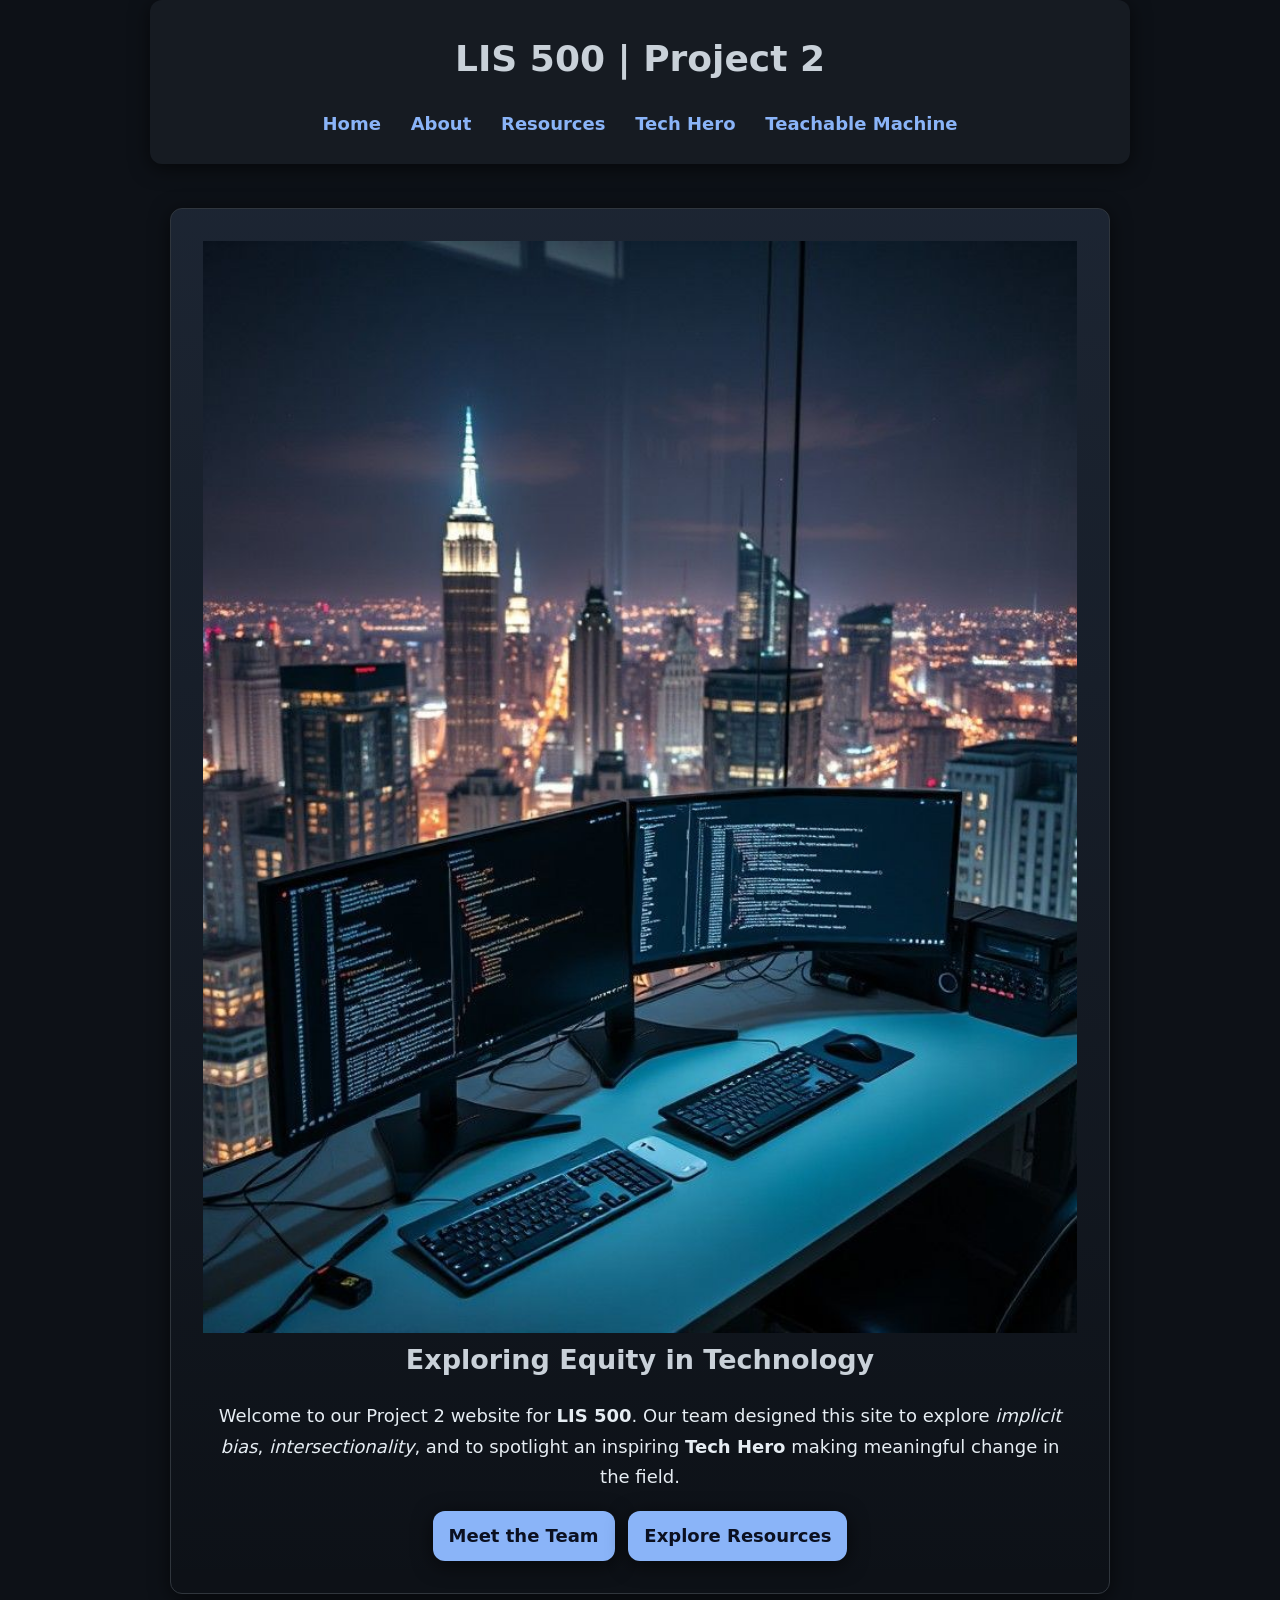
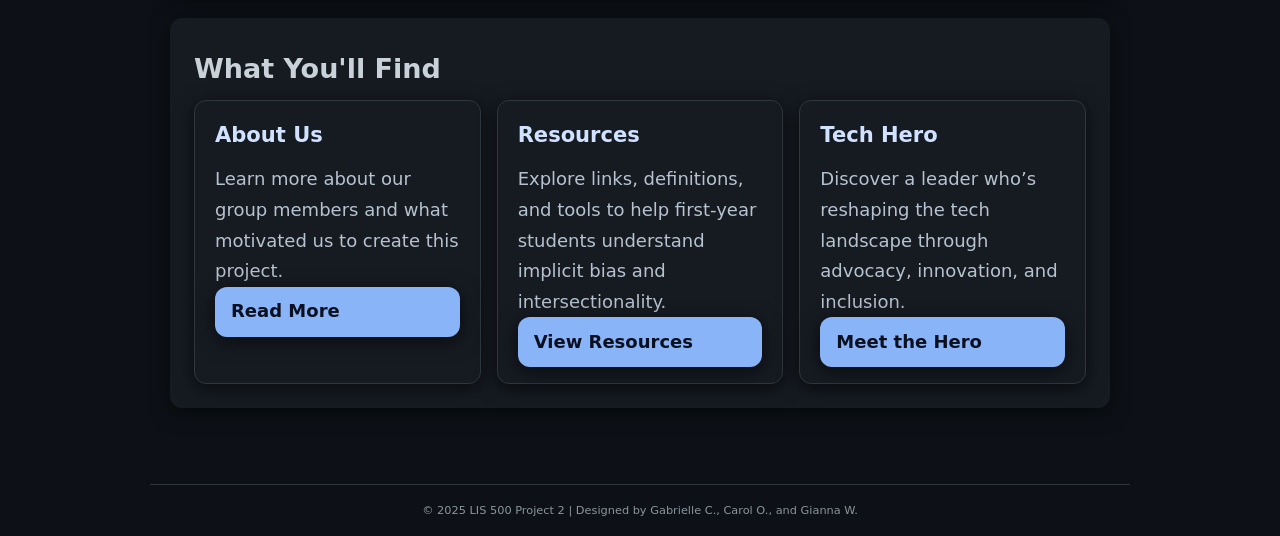
<file: index.html>
<!-- this page serves as the splash / welcome landing -->
<!-- navigation links connect to all other required pages -->


<html lang="en">
<head>
  <meta charset="utf-8" />
  <meta name="viewport" content="width=device-width, initial-scale=1" />
  <title>Welcome | Project 2</title>
  <link rel="stylesheet" href="stylepage.css" />
</head>

<body>
    <!-- site header with nav -->
    <header>
    <h1>LIS 500 | Project 2</h1>
    <nav>
      <a href="index.html">Home</a>
      <a href="about.html">About</a>
      <a href="resources.html">Resources</a>
      <a href="tech-hero.html">Tech Hero</a>
      <a href="teachable-machine.html">Teachable Machine</a>
    </nav>
  </header>
  
    <!-- hero section -->
    <main id="main">
    <section class="hero">
      <img src="resource/image/Homepagephoto.jpg" alt="Photo representing technology and connection" width="100%">
      <h2>Exploring Equity in Technology</h2>
      <p>
        Welcome to our Project 2 website for <strong>LIS 500</strong>.  
        Our team designed this site to explore <em>implicit bias</em>, 
        <em>intersectionality</em>, and to spotlight an inspiring <strong>Tech Hero</strong> 
        making meaningful change in the field.
      </p>
      <div style="margin-top:1rem;">
        <a href="about.html" class="btn">Meet the Team</a>
        <a href="resources.html" class="btn">Explore Resources</a>
      </div>
    </section>

    <!-- info grid -->
    <section>
      <h2>What You'll Find</h2>
      <div class="grid">
        <div class="card">
          <h3>About Us</h3>
          <p>
            Learn more about our group members and what motivated us to create this project.
          </p>
          <a href="about.html" class="btn">Read More</a>
        </div>

        <div class="card">
          <h3>Resources</h3>
          <p>
            Explore links, definitions, and tools to help first-year students understand 
            implicit bias and intersectionality.
          </p>
          <a href="resources.html" class="btn">View Resources</a>
        </div>

        <div class="card">
          <h3>Tech Hero</h3>
          <p>
            Discover a leader who’s reshaping the tech landscape through advocacy, innovation, 
            and inclusion.
          </p>
          <a href="tech-hero.html" class="btn">Meet the Hero</a>
        </div>
      </div>
    </section>
  </main>
  
  <!-- site footer -->
  <footer>
    <small>&copy; 2025 LIS 500 Project 2 | Designed by Gabrielle C., Carol O., and Gianna W.</small>
  </footer>
</body>
</html>
</file>
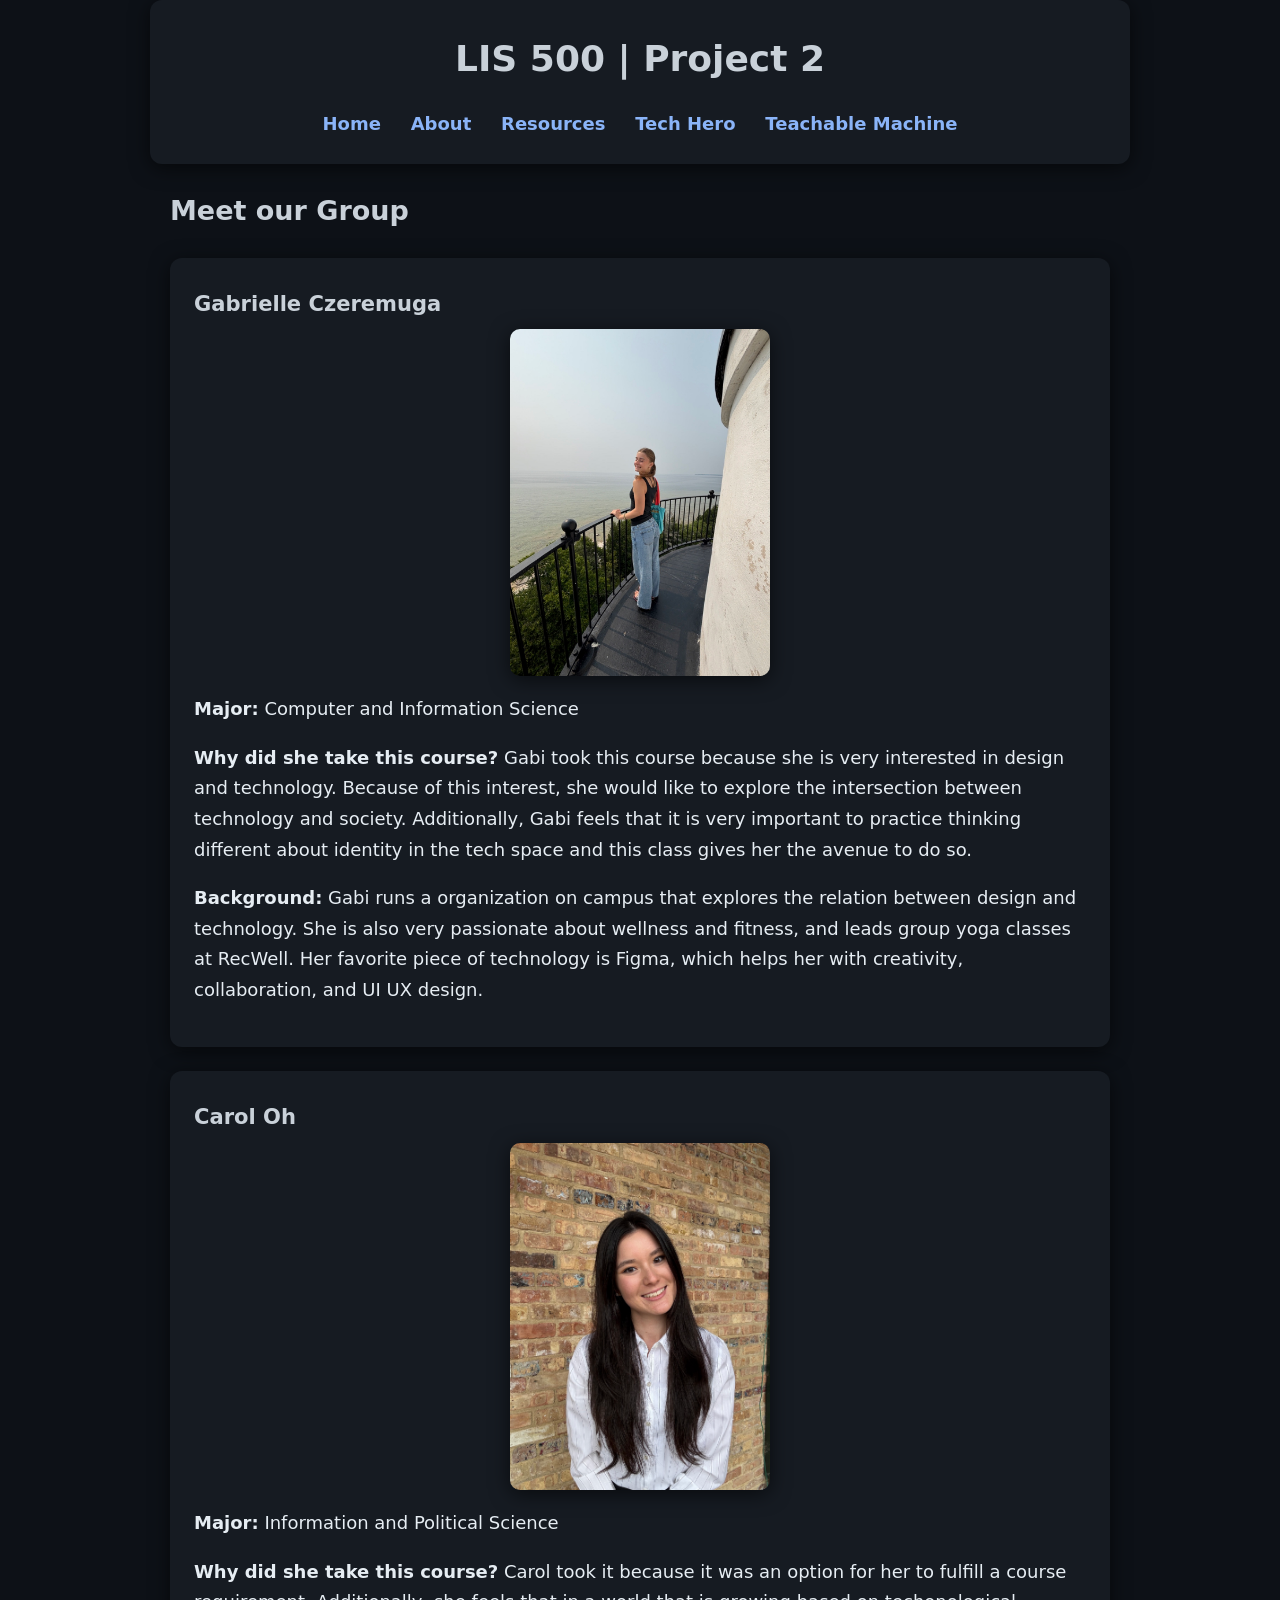
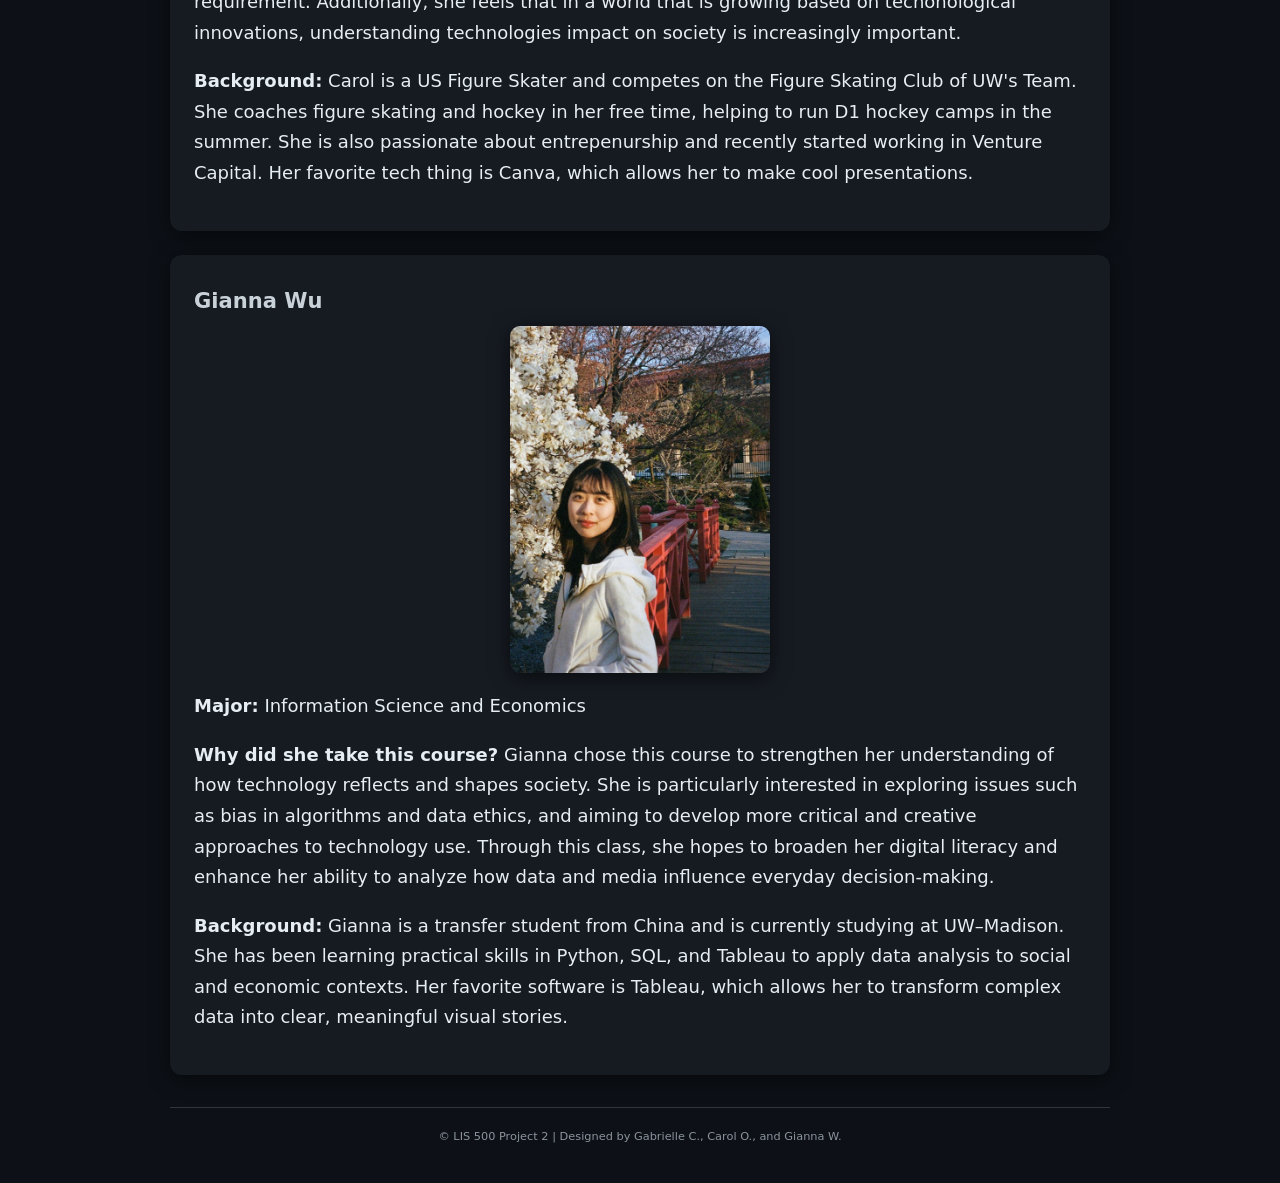
<file: about.html>
<!doctype html>
<html lang="en">
<!-- Add a place to navigate back to the home page --> 
<head>
    <meta charset="utf-8" />
    <meta name="viewport" content="width=device-width, initial-scale=1" />
    <title> About </title>
    <link rel="stylesheet" href="stylepage.css" />
</head>

<body>
    <!-- site header with nav -->
    <header>
    <h1>LIS 500 | Project 2</h1>
    <nav>
      <a href="index.html">Home</a>
      <a href="about.html" aria-current="page">About</a>
      <a href="resources.html">Resources</a>
      <a href="tech-hero.html">Tech Hero</a>
      <a href="teachable-machine.html">Teachable Machine</a>
    </nav>
    </header>
    <main id="main">
  <h2> Meet our Group </h2>
<!-- Is this alright for the header of the page? --> 
    <section> 
    <h3> Gabrielle Czeremuga</h3>
      <img src="resource/image/Gabrielle.jpg" alt="Photo of Gabrielle Czeremuga" class="profile">
    <p> <b>Major:</b> Computer and Information Science</p>
    <p><b>Why did she take this course?</b> Gabi took this course because she is very interested in design and technology. Because of this interest, she would like to explore the intersection
    between technology and society. Additionally, Gabi feels that it is very important to practice thinking different about identity in the tech space and this class gives
    her the avenue to do so.</p>
    <p><b>Background:</b> Gabi runs a organization on campus that explores the relation between design and technology. She is also very passionate about wellness and fitness, and leads 
    group yoga classes at RecWell. Her favorite piece of technology is Figma, which helps her with creativity, collaboration, and UI UX design. </p>
        <!-- Add the year they are in school --> 
            <!-- Insert why they are taking this class --> 
    </section>
    
    <section> 
    <h3>Carol Oh</h3>
      <img src="resource/image/CarolOhprofile.jpg" alt="Photo of Carol Oh" class="profile">
    <p><b> Major:</b> Information and Political Science</p>
    <p> <b>Why did she take this course?</b> Carol took it because it was an option for her to fulfill a course requirement.
        Additionally, she feels that in a world that is growing based on techonological
        innovations, understanding technologies impact on society is increasingly important. </p>
    <p><b>Background:</b> Carol is a US Figure Skater and competes on the Figure Skating Club of UW's Team. She coaches figure skating and hockey in her free time, helping
    to run D1 hockey camps in the summer. She is also passionate about entrepenurship and recently started working in Venture Capital. Her favorite tech thing is Canva, which allows her to make 
    cool presentations.</p>
        <!-- Add the year they are in school --> 
            <!-- Insert why they are taking this class --> 
    </section>

    <section> 
    <h3>Gianna Wu</h3>
        <img src="resource/image/GiannaWuprofile.jpg" alt="Photo of Gianna Wu" class="profile">
    <p><b> Major:</b> Information Science and Economics</p>
    <p><b>Why did she take this course?</b> Gianna chose this course to strengthen her understanding of how technology reflects and shapes society. 
        She is particularly interested in exploring issues such as bias in algorithms and data ethics, and aiming to develop more critical and creative approaches to technology use. 
        Through this class, she hopes to broaden her digital literacy and enhance her ability to analyze how data and media influence everyday decision-making.</p>
    <p><b>Background:</b> Gianna is a transfer student from China and is currently studying at UW–Madison. 
        She has been learning practical skills in Python, SQL, and Tableau to apply data analysis to social and economic contexts. 
        Her favorite software is Tableau, which allows her to transform complex data into clear, meaningful visual stories. </p>
        <!-- Add the year they are in school --> 
            <!-- Insert why they are taking this class --> 
    </section>
<!-- Should I try and add photos for each member? --> 

  
 <footer>
      <small>&copy; LIS 500 Project 2 | Designed by Gabrielle C., Carol O., and Gianna W.</small>
</footer>
</body>
</html>
</file>
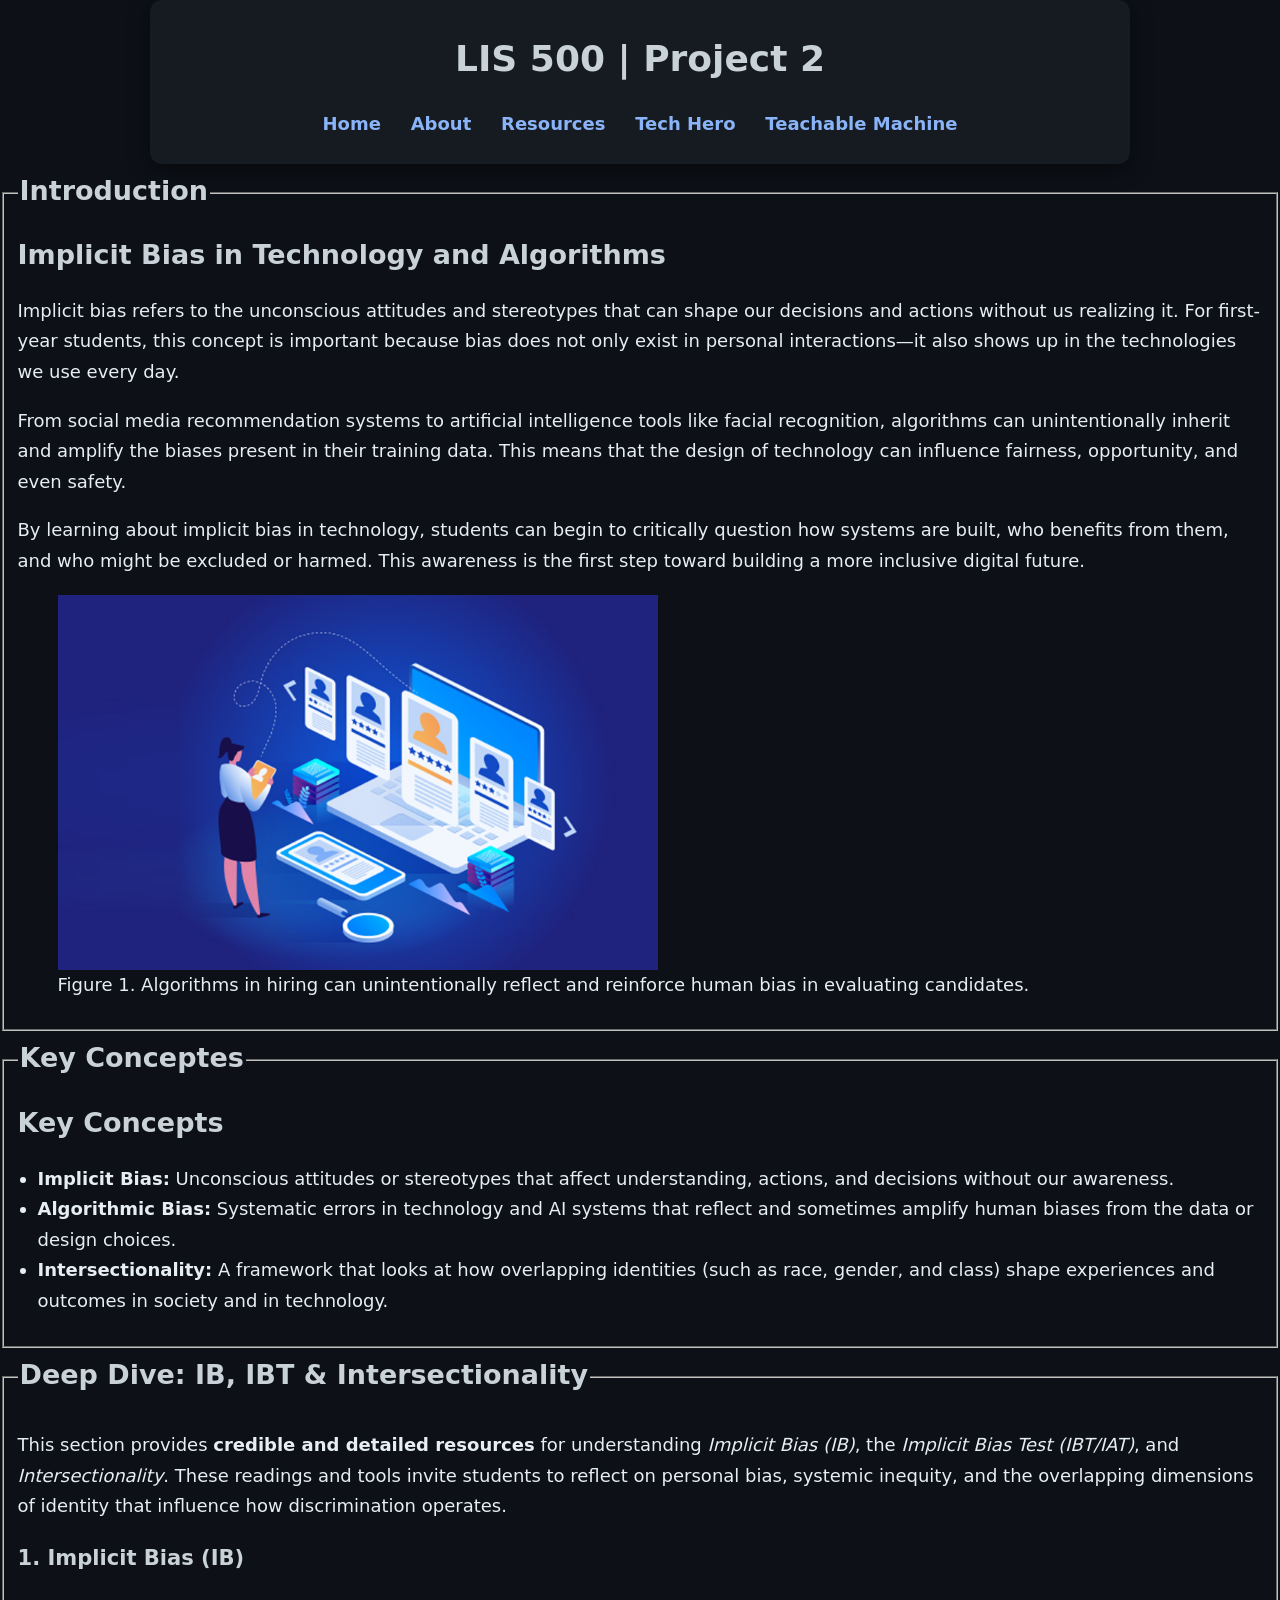
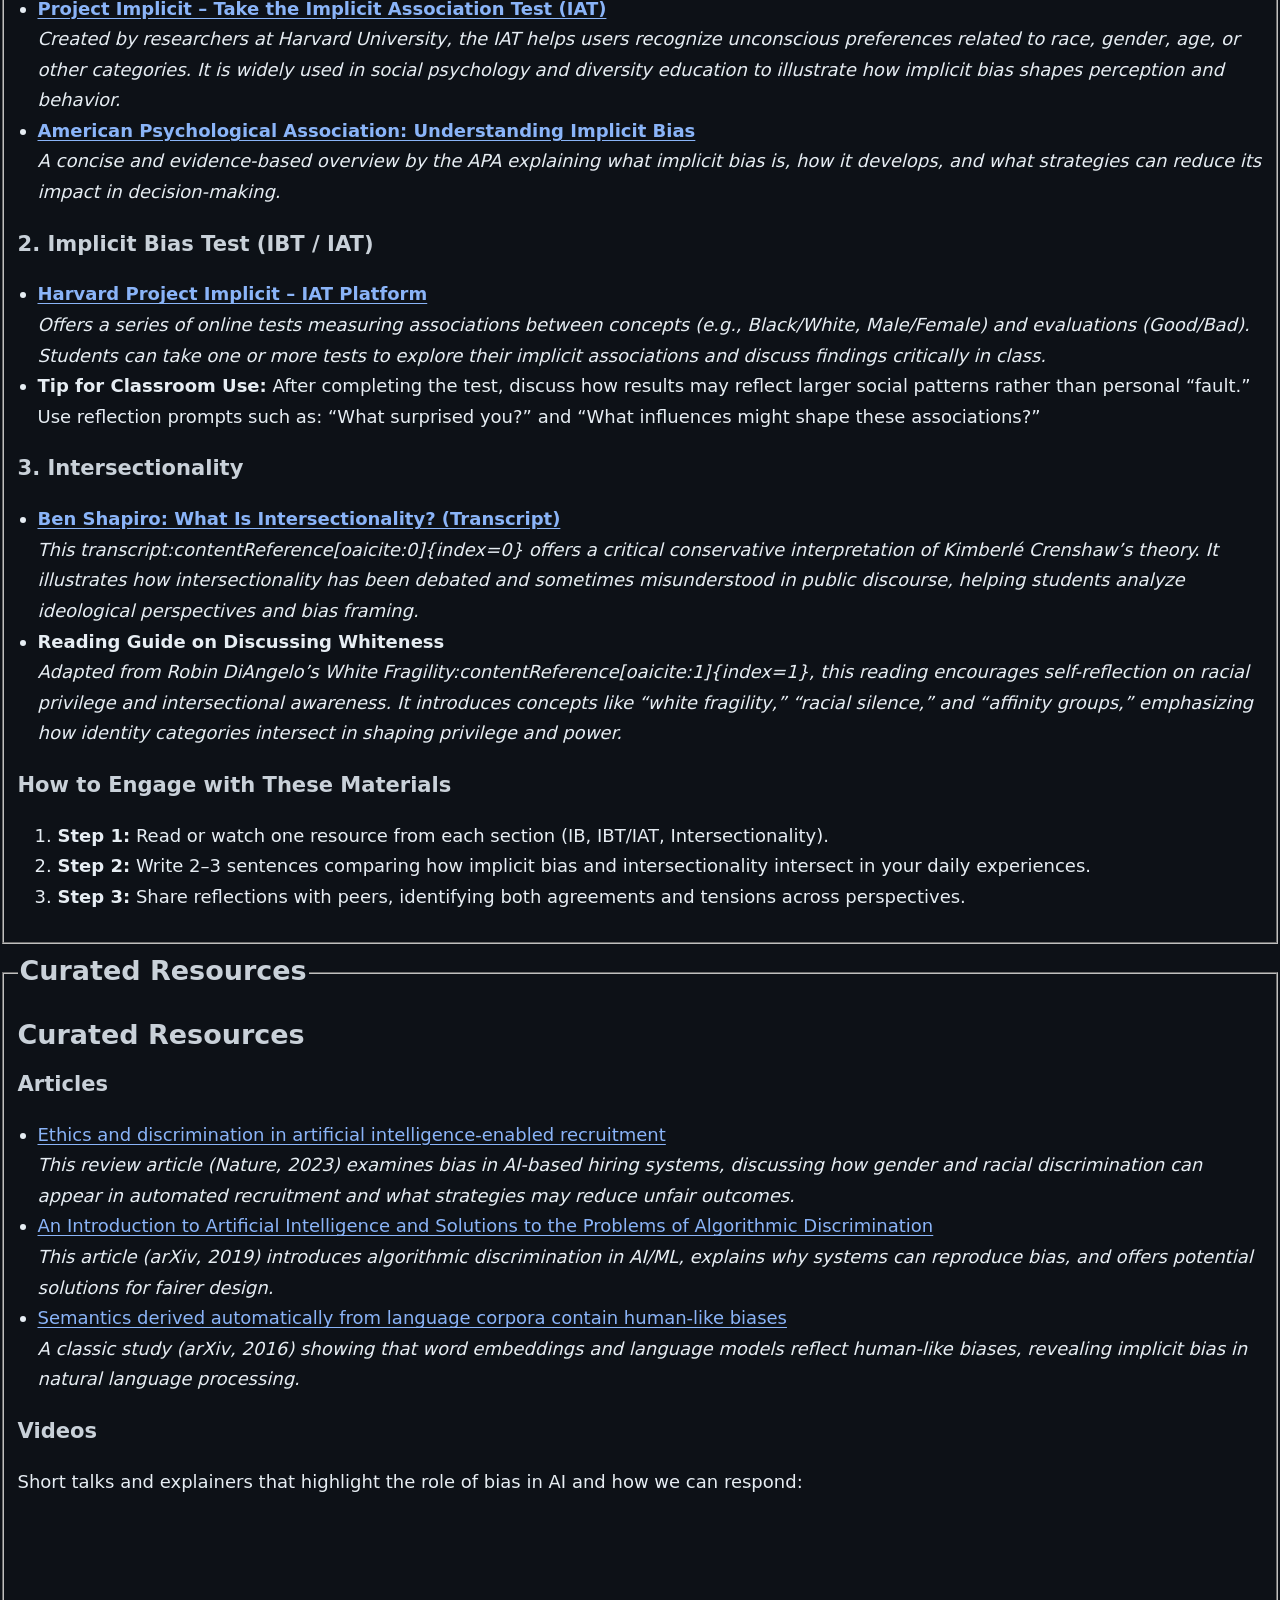
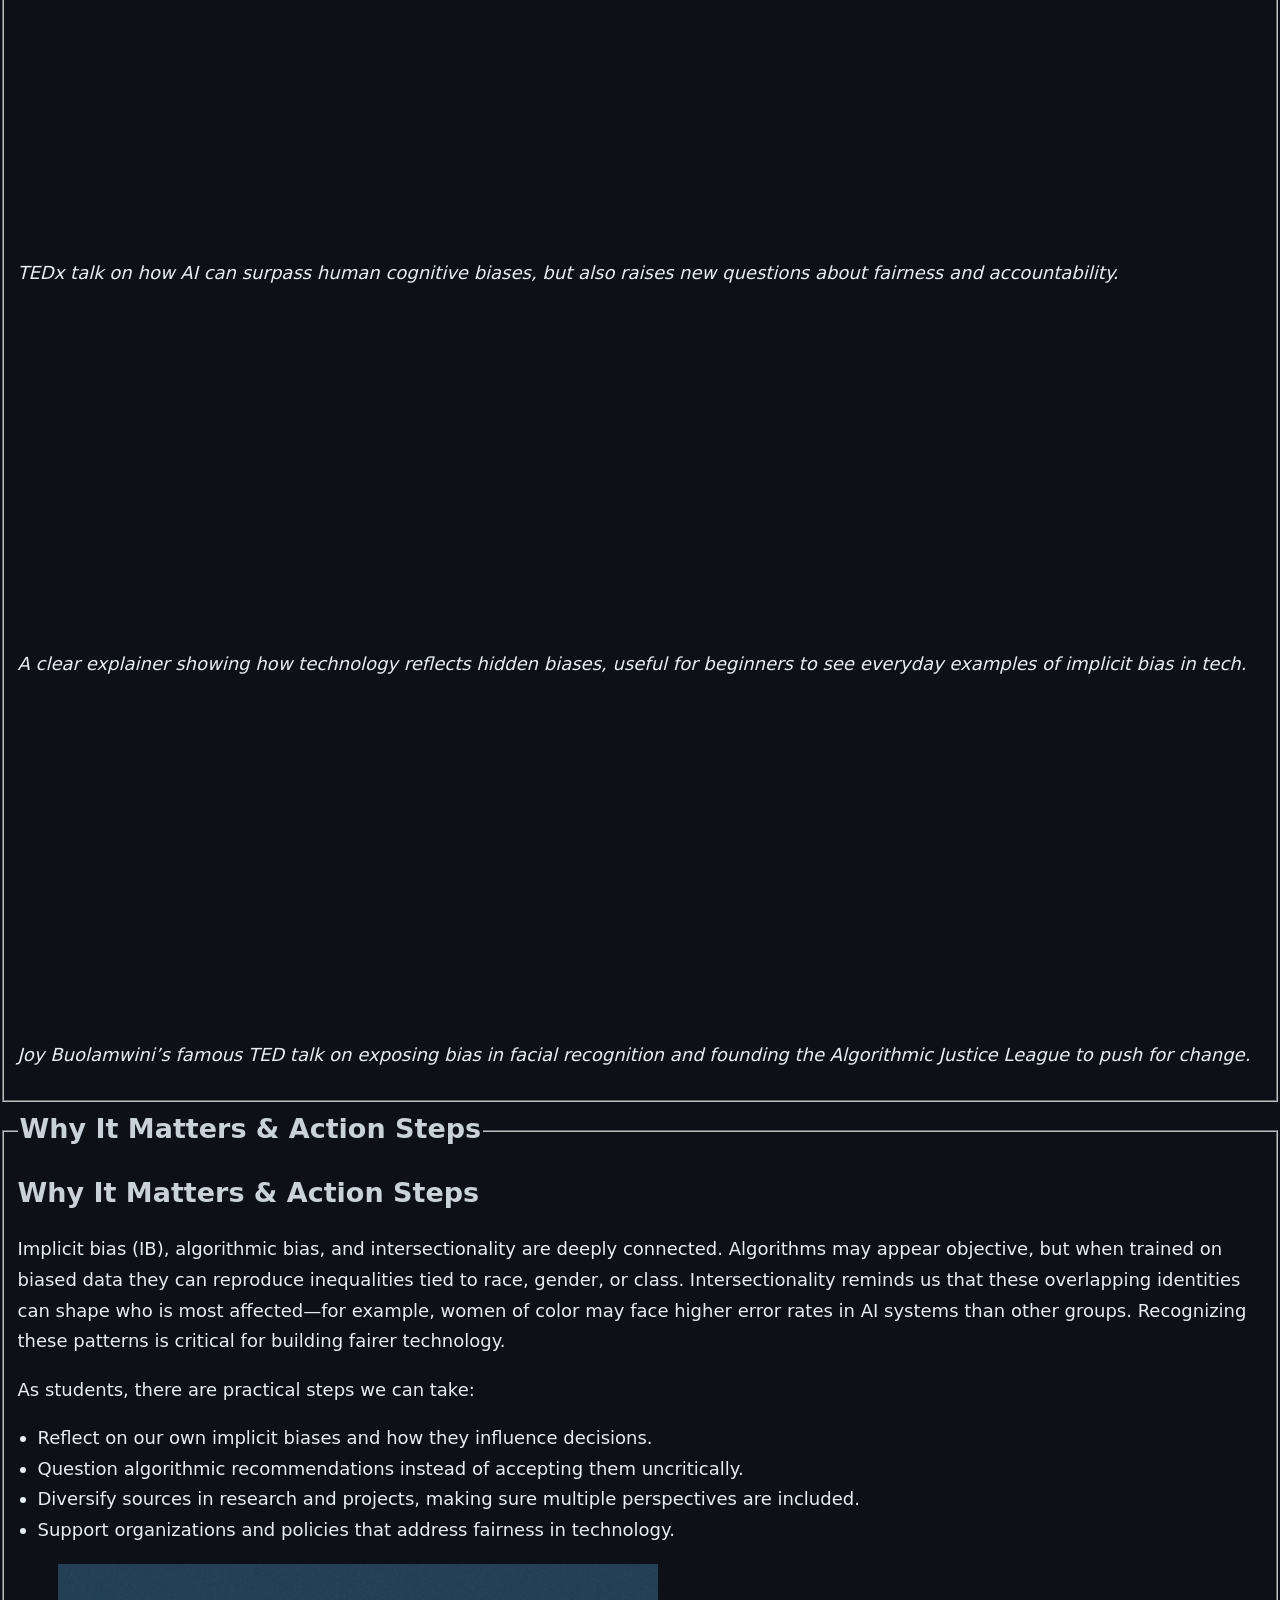
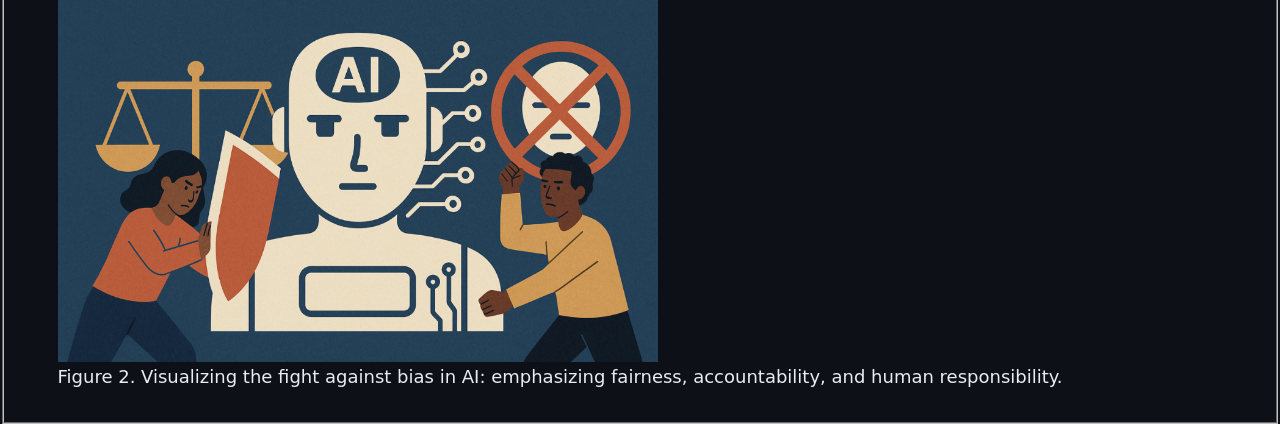
<file: resources.html>
<!-- This page is the resource page for implicit bias about technology and algorithms -->

<!DOCTYPE html>
<html lang="en">
  
<!-- Navigation Bar -->
<header>
    <h1>LIS 500 | Project 2</h1>
    <nav>
        <a href="index.html">Home</a>
        <a href="about.html">About</a>
        <a href="resources.html" aria-current="page">Resources</a>
        <a href="tech-hero.html">Tech Hero</a>
        <a href="teachable-machine.html">Teachable Machine</a>
    </nav>
</header>

<!-- Set character encoding and page title -->
<head>
  <meta charset="utf-8">
  <title>Implicit Bias in Technology & Algorithms - Resource Guide</title>
  <meta name="viewport" content="width=device-width, initial-scale=1">
  <meta name="description" content="A resource guide for first-year students on implicit bias in technology and algorithms.">
  <link rel="stylesheet" href="stylepage.css">
</head>

<body>
  <!-- Introductiong section  -->
  <fieldset>
    <legend><h2>Introduction</h2></legend>
    <section id="intro">
      <h1>Implicit Bias in Technology and Algorithms</h1>
      <p>
        Implicit bias refers to the unconscious attitudes and stereotypes that can shape our decisions and actions 
        without us realizing it. For first-year students, this concept is important because bias does not only exist 
        in personal interactions—it also shows up in the technologies we use every day.
      </p>
      <p>
        From social media recommendation systems to artificial intelligence tools like facial recognition, algorithms 
        can unintentionally inherit and amplify the biases present in their training data. This means that the design 
        of technology can influence fairness, opportunity, and even safety.
      </p>
      <p>
        By learning about implicit bias in technology, students can begin to critically question how systems are 
        built, who benefits from them, and who might be excluded or harmed. This awareness is the first step toward 
        building a more inclusive digital future.
      </p>
      <figure>
        <img src="https://earthtogabi.github.io/LIS500-project2-website/resource/image/intro-implicit-bias.jpg"
          alt="Illustration of a person reviewing digital candidate profiles on a computer and smartphone, representing AI-driven hiring systems"
          width="600">
        <figcaption>Figure 1. Algorithms in hiring can unintentionally reflect and reinforce human bias in evaluating candidates.</figcaption>
      </figure>
    </section>
  </fieldset>
  
<!-- Key Concepts section  -->
<fieldset>
  <legend><h2>Key Conceptes</h2></legend>
  <section id="key-concepts">
    <h2>Key Concepts</h2>
    <ul>
      <li>
        <strong>Implicit Bias:</strong> Unconscious attitudes or stereotypes that affect understanding, actions, and decisions without our awareness.
      </li>
      <li>
        <strong>Algorithmic Bias:</strong> Systematic errors in technology and AI systems that reflect and sometimes amplify human biases from the data or design choices.
      </li>
      <li>
        <strong>Intersectionality:</strong> A framework that looks at how overlapping identities 
        (such as race, gender, and class) shape experiences and outcomes in society and in technology.
      </li>
    </ul>
  </section>
</fieldset>

<!-- Deep Dive: IB / IBT / Intersectionality -->
<fieldset>
  <legend><h2>Deep Dive: IB, IBT & Intersectionality</h2></legend>

  <section id="deep-dive">
    <p>
      This section provides <strong>credible and detailed resources</strong> for understanding 
      <em>Implicit Bias (IB)</em>, the <em>Implicit Bias Test (IBT/IAT)</em>, and 
      <em>Intersectionality</em>. These readings and tools invite students to reflect on 
      personal bias, systemic inequity, and the overlapping dimensions of identity that 
      influence how discrimination operates.
    </p>

    <!-- Implicit Bias -->
    <h3>1. Implicit Bias (IB)</h3>
    <ul>
      <li>
        <a href="https://implicit.harvard.edu/implicit/takeatest.html" target="_blank" rel="noopener">
          <b>Project Implicit – Take the Implicit Association Test (IAT)</b>
        </a><br>
        <em>
          Created by researchers at Harvard University, the IAT helps users recognize unconscious preferences 
          related to race, gender, age, or other categories. It is widely used in social psychology and diversity 
          education to illustrate how implicit bias shapes perception and behavior.
        </em>
      </li>
      <li>
        <a href="https://www.apa.org/topics/implicit-bias" target="_blank" rel="noopener">
          <b>American Psychological Association: Understanding Implicit Bias</b>
        </a><br>
        <em>
          A concise and evidence-based overview by the APA explaining what implicit bias is, 
          how it develops, and what strategies can reduce its impact in decision-making.
        </em>
      </li>
    </ul>

    <!-- IBT / IAT -->
    <h3>2. Implicit Bias Test (IBT / IAT)</h3>
    <ul>
      <li>
        <a href="https://implicit.harvard.edu/implicit/takeatest.html" target="_blank" rel="noopener">
          <b>Harvard Project Implicit – IAT Platform</b>
        </a><br>
        <em>
          Offers a series of online tests measuring associations between concepts (e.g., Black/White, Male/Female) 
          and evaluations (Good/Bad). Students can take one or more tests to explore their implicit associations 
          and discuss findings critically in class.
        </em>
      </li>
      <li>
        <b>Tip for Classroom Use:</b> After completing the test, discuss how results may reflect larger social patterns 
        rather than personal “fault.” Use reflection prompts such as: “What surprised you?” and “What influences might 
        shape these associations?”
      </li>
    </ul>

    <!-- Intersectionality -->
    <h3>3. Intersectionality</h3>
    <ul>
      <li>
        <a href="https://www.prageru.com/videos/what-intersectionality" target="_blank" rel="noopener">
          <b>Ben Shapiro: What Is Intersectionality? (Transcript)</b>
        </a><br>
        <em>
          This transcript:contentReference[oaicite:0]{index=0} offers a critical conservative interpretation 
          of Kimberlé Crenshaw’s theory. It illustrates how intersectionality has been debated and sometimes misunderstood 
          in public discourse, helping students analyze ideological perspectives and bias framing.
        </em>
      </li>
      <li>
        <b>Reading Guide on Discussing Whiteness</b><br>
        <em>
          Adapted from Robin DiAngelo’s <i>White Fragility</i>:contentReference[oaicite:1]{index=1}, this reading encourages 
          self-reflection on racial privilege and intersectional awareness. It introduces concepts like “white fragility,” 
          “racial silence,” and “affinity groups,” emphasizing how identity categories intersect in shaping privilege and power.
        </em>
      </li>
    </ul>

    <!-- Reflection Prompt -->
    <h3>How to Engage with These Materials</h3>
    <ol>
      <li><b>Step 1:</b> Read or watch one resource from each section (IB, IBT/IAT, Intersectionality).</li>
      <li><b>Step 2:</b> Write 2–3 sentences comparing how implicit bias and intersectionality intersect in your daily experiences.</li>
      <li><b>Step 3:</b> Share reflections with peers, identifying both agreements and tensions across perspectives.</li>
    </ol>
  </section>
</fieldset>


  
<!-- Resources list: 3 articles + 3 videos -->
<fieldset>
  <legend><h2>Curated Resources</h2></legend>
  <section id="resources">
    <h2>Curated Resources</h2>

    <h3>Articles</h3>
    <ul>
      <li>
        <a href="https://www.nature.com/articles/s41599-023-02079-x" target="_blank" rel="noopener">
          Ethics and discrimination in artificial intelligence-enabled recruitment
        </a>
        <br><em>This review article (Nature, 2023) examines bias in AI-based hiring systems, discussing how gender and racial discrimination can appear in automated recruitment and what strategies may reduce unfair outcomes.</em>
      </li>
      <li>
        <a href="https://arxiv.org/abs/1911.05755" target="_blank" rel="noopener">
          An Introduction to Artificial Intelligence and Solutions to the Problems of Algorithmic Discrimination
        </a>
        <br><em>This article (arXiv, 2019) introduces algorithmic discrimination in AI/ML, explains why systems can reproduce bias, and offers potential solutions for fairer design.</em>
      </li>
      <li>
        <a href="https://arxiv.org/abs/1608.07187" target="_blank" rel="noopener">
          Semantics derived automatically from language corpora contain human-like biases
        </a>
        <br><em>A classic study (arXiv, 2016) showing that word embeddings and language models reflect human-like biases, revealing implicit bias in natural language processing.</em>
      </li>
    </ul>
  
    <h3>Videos</h3>
    <p>Short talks and explainers that highlight the role of bias in AI and how we can respond:</p>

    <!-- Video 1 -->
    <div class="video">
      <iframe width="560" height="315"
        src="https://www.youtube.com/embed/iisia4kJUS0"
        title="Slow Thinking Fast: How AI Trumped Human Bias | Tina Shah Paikeday | TEDxClaremontGraduateUniversity"
        frameborder="0" allowfullscreen></iframe>
      <p class="caption"><em>TEDx talk on how AI can surpass human cognitive biases, but also raises new questions about fairness and accountability.</em></p>
    </div>

    <!-- Video 2 -->
    <div class="video">
      <iframe width="560" height="315"
        src="https://www.youtube.com/embed/B2Yal8TKlBE"
        title="Implicit Bias In Technology: QED with Dr. B"
        frameborder="0" allowfullscreen></iframe>
      <p class="caption"><em>A clear explainer showing how technology reflects hidden biases, useful for beginners to see everyday examples of implicit bias in tech.</em></p>
    </div>

    <!-- Video 3 -->
    <div class="video">
      <iframe width="560" height="315"
        src="https://www.youtube.com/embed/UG_X_7g63rY"
        title="How I'm fighting bias in algorithms | Joy Buolamwini"
        frameborder="0" allowfullscreen></iframe>
      <p class="caption"><em>Joy Buolamwini’s famous TED talk on exposing bias in facial recognition and founding the Algorithmic Justice League to push for change.</em></p>
    </div>
  </section>
</fieldset>

<!-- Final Reflection Section -->
<fieldset>
  <legend><h2>Why It Matters & Action Steps</h2></legend>
  <section id="reflection">
    <h2>Why It Matters & Action Steps</h2>
    <p>
      Implicit bias (IB), algorithmic bias, and intersectionality are deeply connected. 
      Algorithms may appear objective, but when trained on biased data they can reproduce 
      inequalities tied to race, gender, or class. Intersectionality reminds us that these 
      overlapping identities can shape who is most affected—for example, women of color may 
      face higher error rates in AI systems than other groups. Recognizing these patterns 
      is critical for building fairer technology.
    </p>
    <p>
      As students, there are practical steps we can take:
    </p>
    <ul>
      <li>Reflect on our own implicit biases and how they influence decisions.</li>
      <li>Question algorithmic recommendations instead of accepting them uncritically.</li>
      <li>Diversify sources in research and projects, making sure multiple perspectives are included.</li>
      <li>Support organizations and policies that address fairness in technology.</li>
    </ul>

  <!-- Image about AI bias -->
  <figure>
    <img src="https://earthtogabi.github.io/LIS500-project2-website/resource/image/ai-bias.png" 
         alt="Illustration of people challenging algorithmic bias in AI with symbols of justice and fairness" 
         width="600">
    <figcaption>Figure 2. Visualizing the fight against bias in AI: emphasizing fairness, accountability, and human responsibility.</figcaption>
  </figure>
</section>
</file>
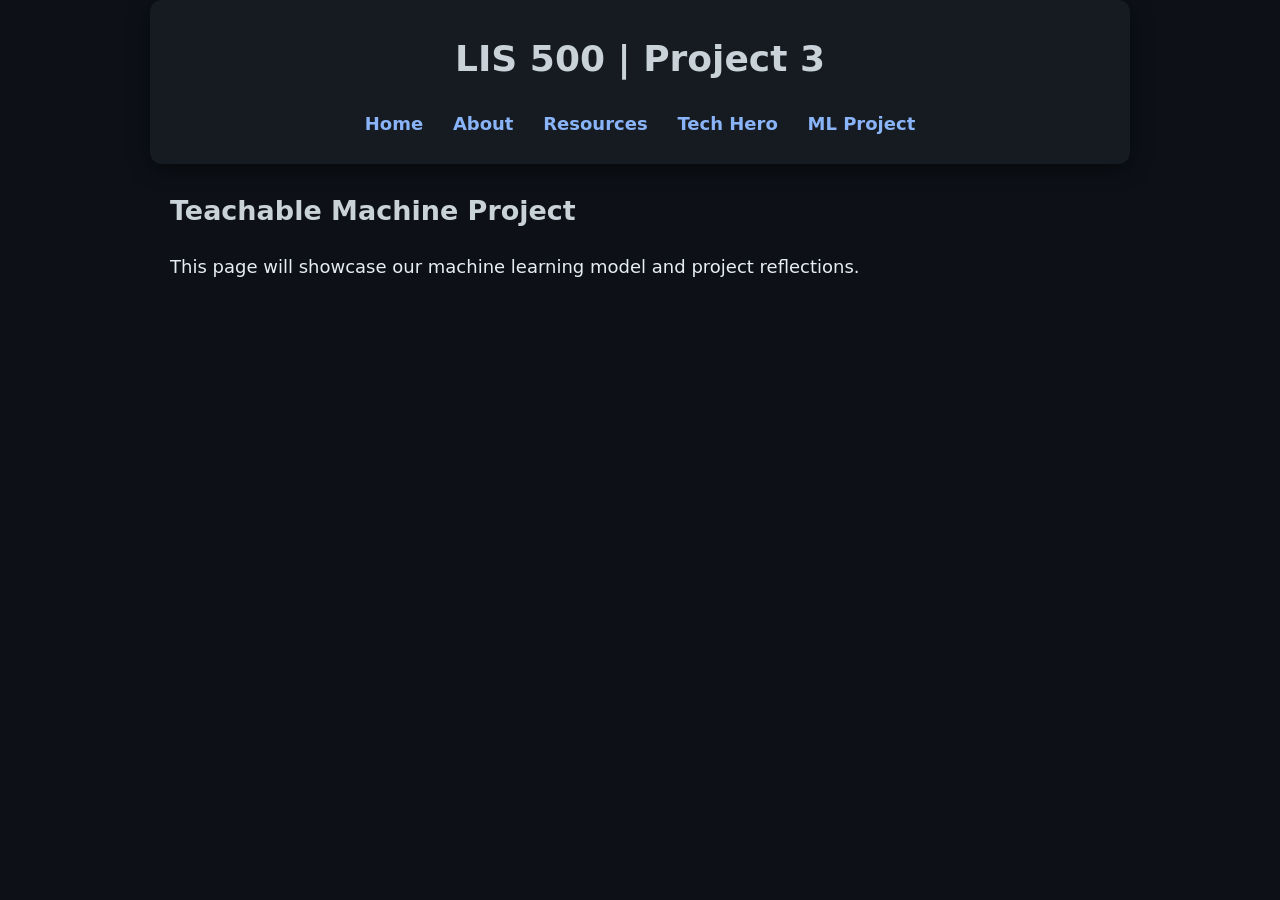
<file: teachable machine.html>
<!DOCTYPE html>
<html lang="en">
<head>
    <meta charset="UTF-8">
    <meta name="viewport" content="width=device-width, initial-scale=1.0">
    <title>Teachable Machine Project</title>
    <link rel="stylesheet" href="stylepage.css">
</head>
<body>

<!-- Navigation -->
<header>
    <h1>LIS 500 | Project 3</h1>
    <nav>
        <a href="index.html">Home</a>
        <a href="about.html">About</a>
        <a href="resources.html">Resources</a>
        <a href="tech-hero.html">Tech Hero</a>
        <a href="ml.html" aria-current="page">ML Project</a>
    </nav>
</header>

<main>
    <h2>Teachable Machine Project</h2>
    <p>This page will showcase our machine learning model and project reflections.</p>
</main>

</body>
</html>
</file>
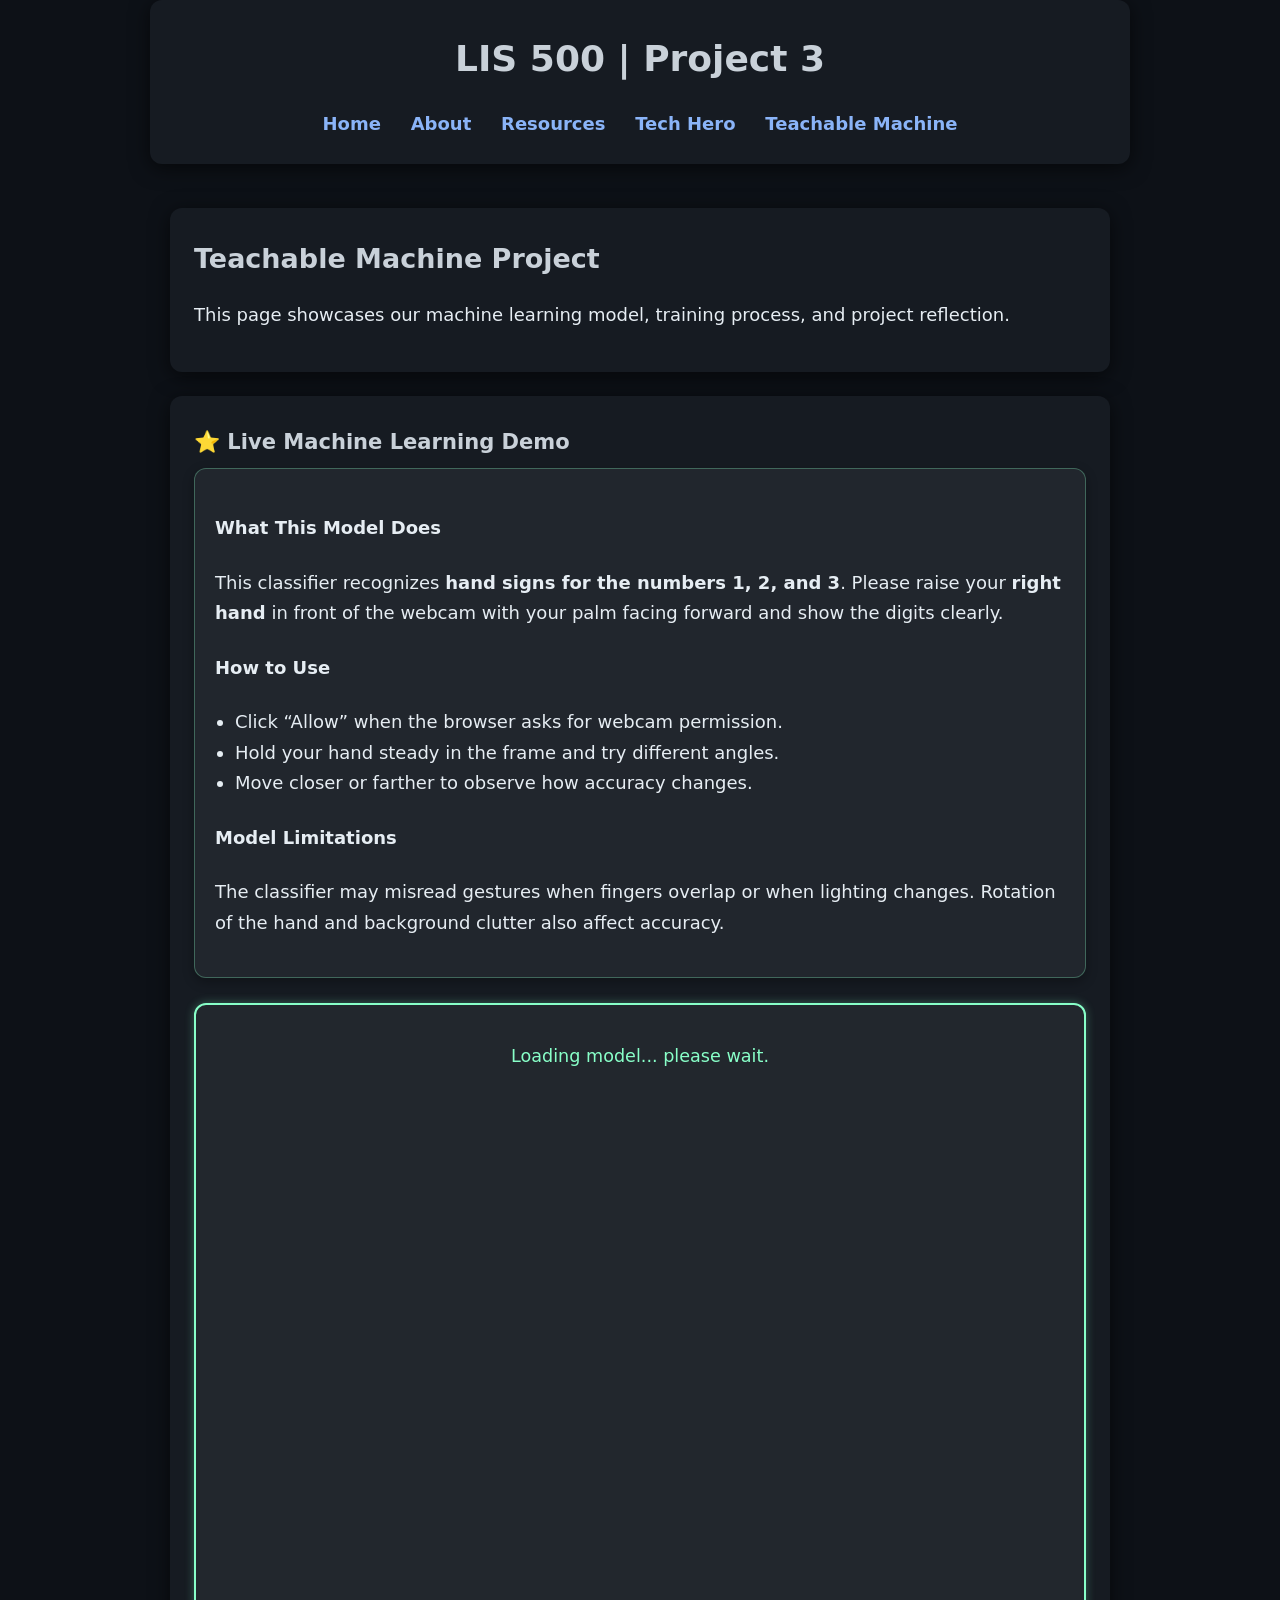
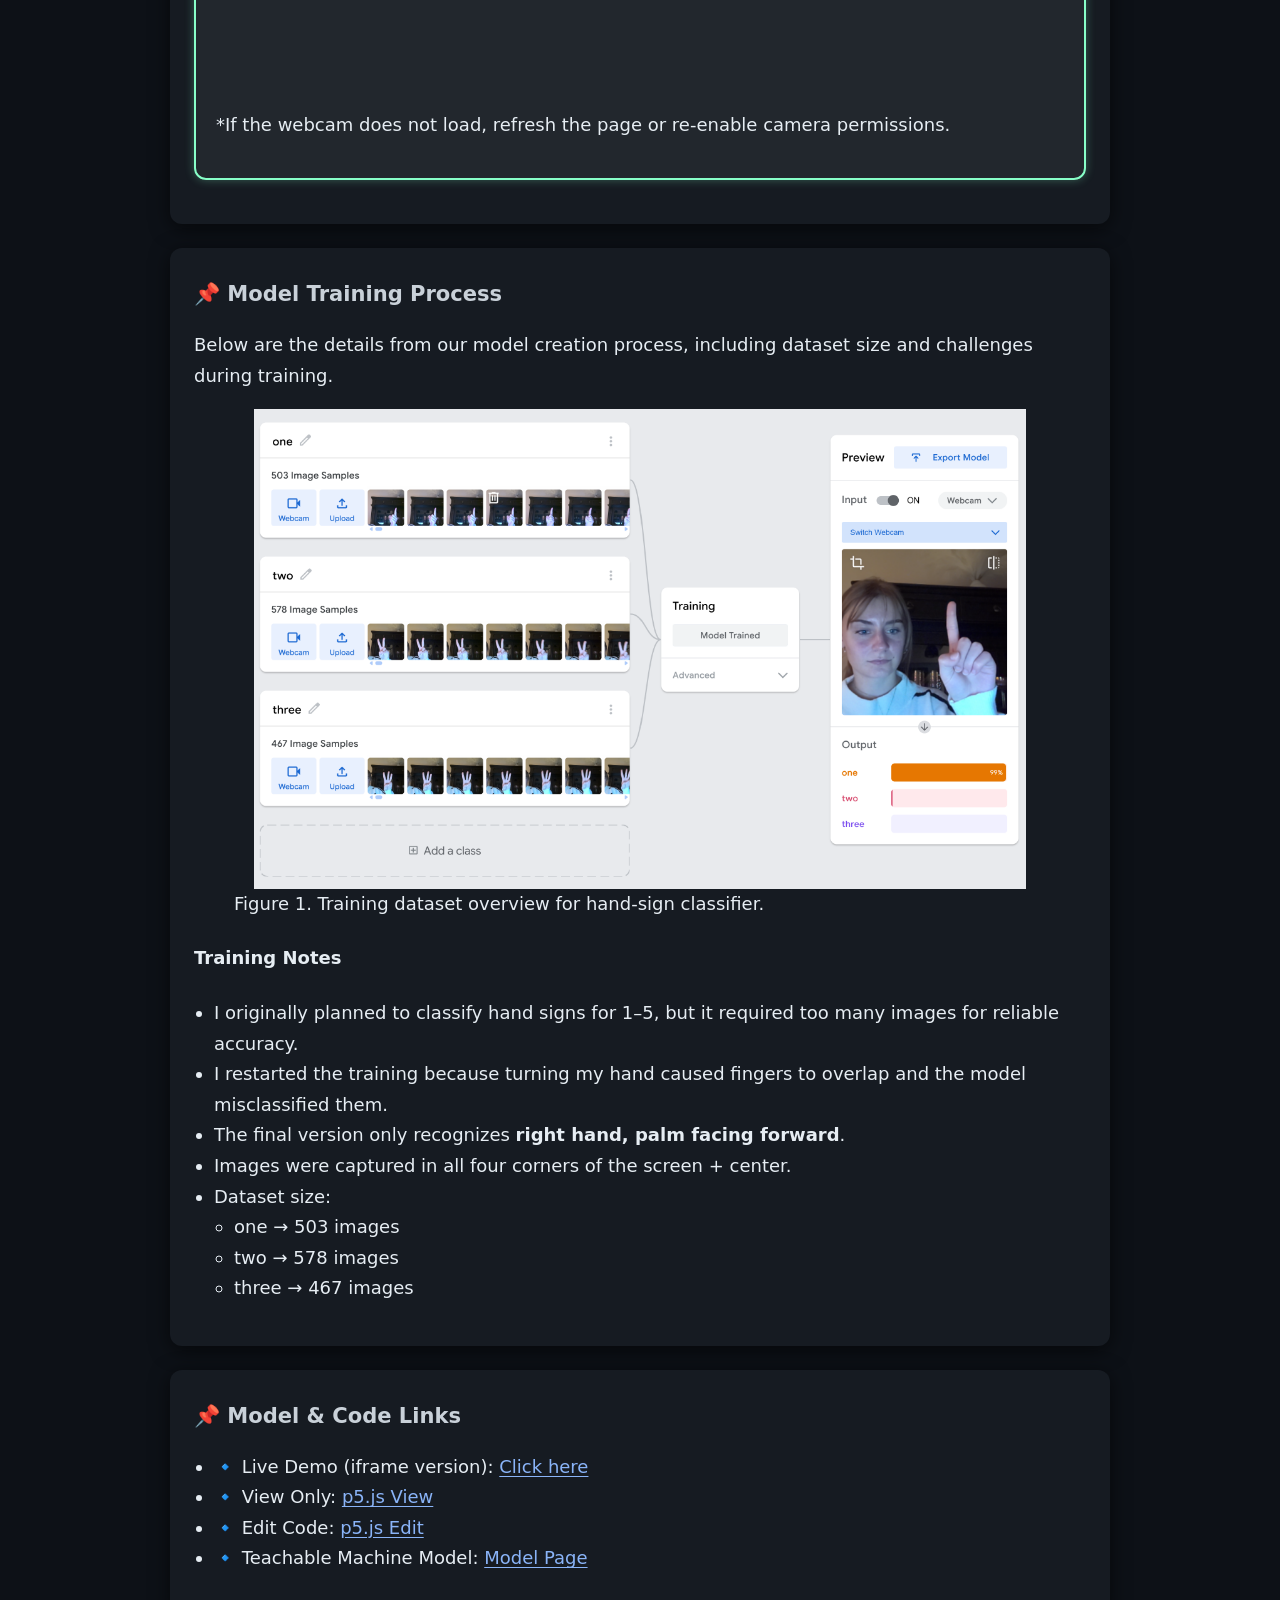
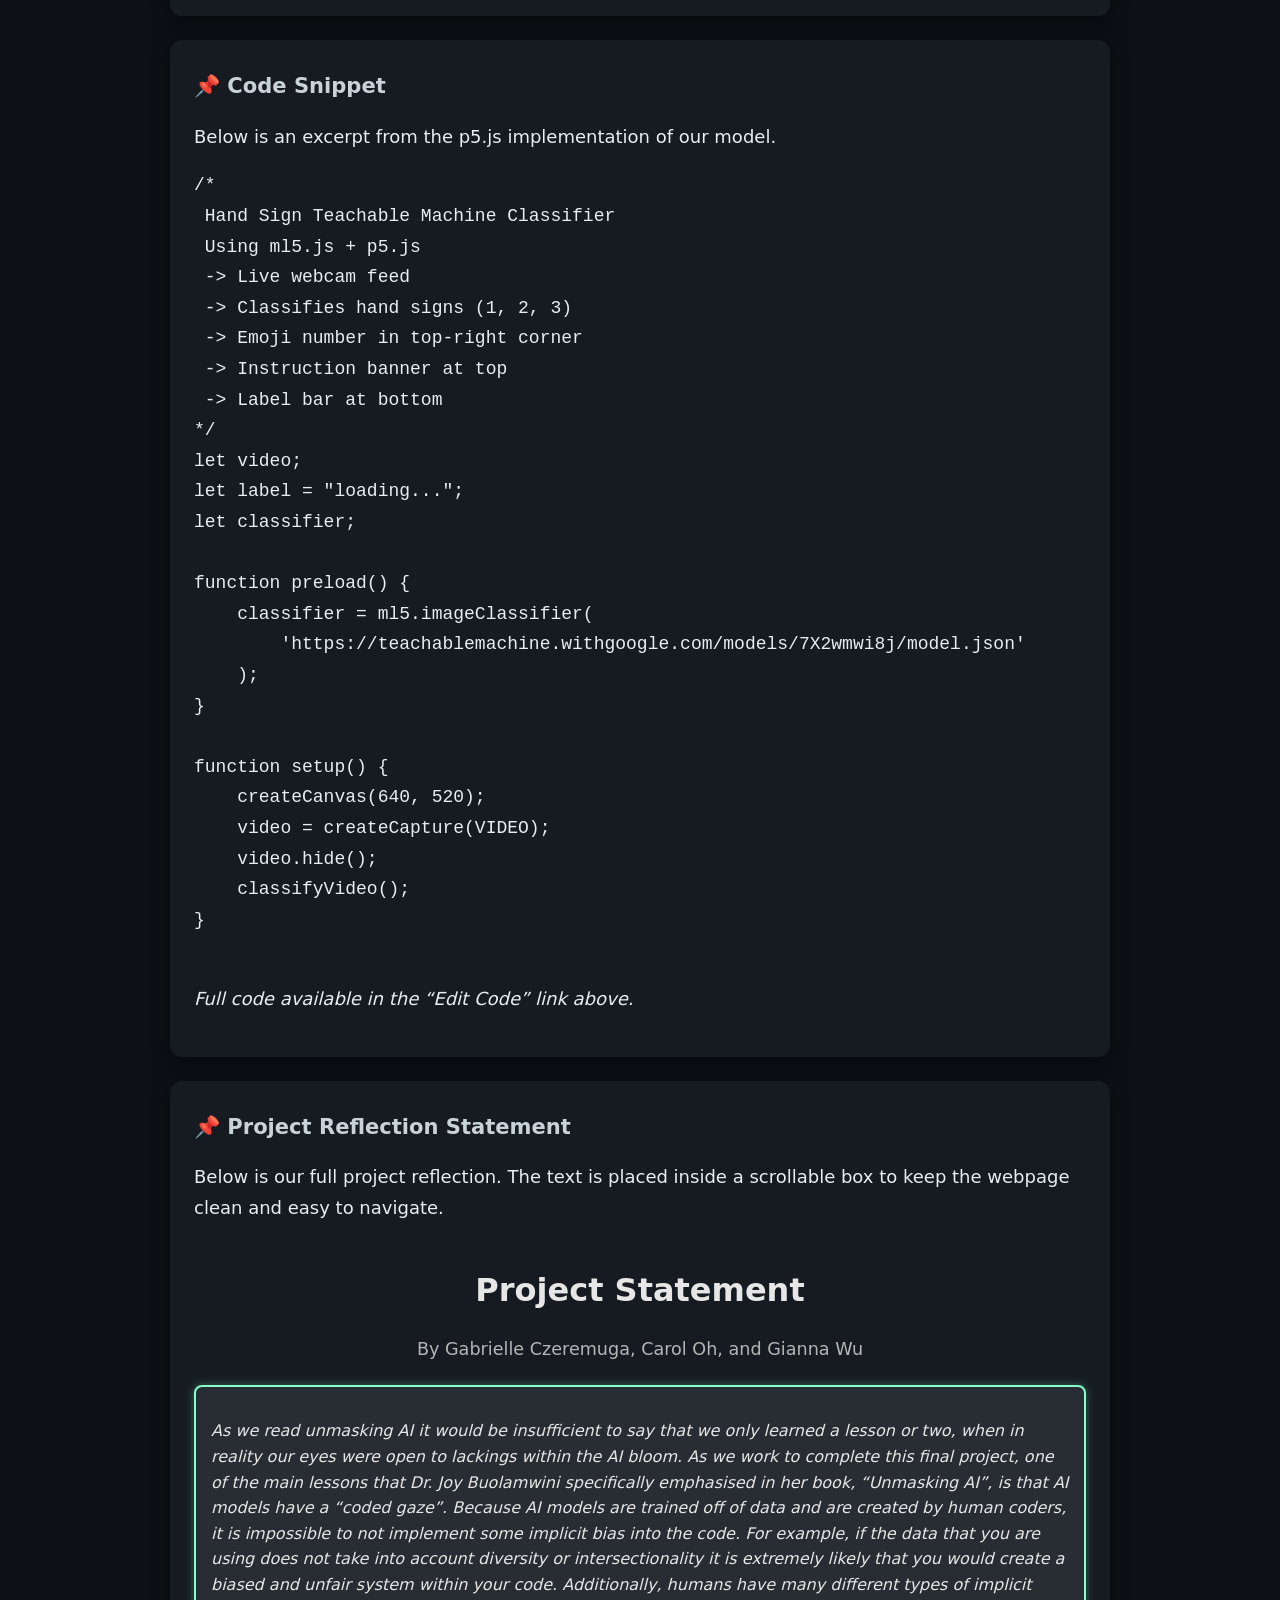
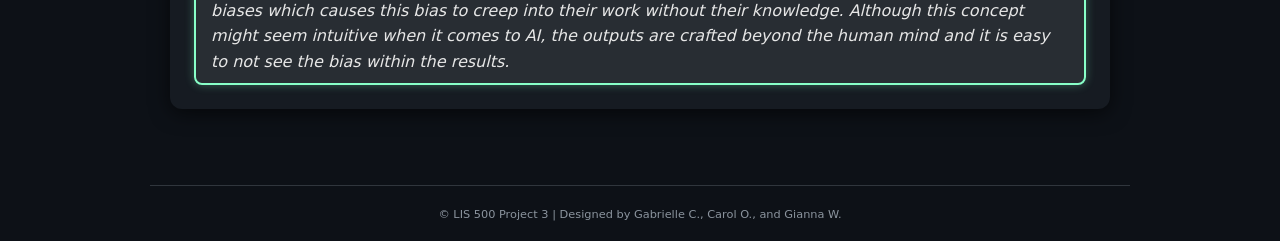
<file: teachable-machine.html>
<!DOCTYPE html>
<html lang="en">
<head>
    <meta charset="UTF-8">
    <meta name="viewport" content="width=device-width, initial-scale=1.0">
    <title>Teachable Machine Project</title>
    <link rel="stylesheet" href="stylepage.css">
    <style>
    .tm-info-box {
        background: rgba(255, 255, 255, 0.05);
        padding: 20px;
        border-radius: 12px;
        margin-bottom: 25px;
        border: 1px solid rgba(136, 255, 200, 0.3);
        box-shadow: 0 4px 12px rgba(0, 0, 0, 0.3);
    }

    .tm-frame-box {
        max-width: 900px;
        margin: 20px auto;
        padding: 20px;
        background: rgba(255,255,255,0.05);
        border-radius: 12px;
        border: 2px solid #88ffc8;
        box-shadow: 0 0 10px rgba(136,255,200,0.3);
    }

    #loading-msg {
        text-align: center;
        font-size: 1.1rem;
        color: #88ffc8;
        animation: pulse 1.5s infinite;
        margin-bottom: 10px;
    }

    @keyframes pulse {
        0% { opacity: 0.3; }
        50% { opacity: 1; }
        100% { opacity: 0.3; }
    }
    </style>

</head>
<body>

<!-- Navigation -->
<header>
    <h1>LIS 500 | Project 3</h1>
    <nav>
        <a href="index.html">Home</a>
        <a href="about.html">About</a>
        <a href="resources.html">Resources</a>
        <a href="tech-hero.html">Tech Hero</a>
        <a href="ml.html" aria-current="page">Teachable Machine</a>
    </nav>
</header>

<main>

<!-- Title -->
<section>
    <h2>Teachable Machine Project</h2>
    <p>This page showcases our machine learning model, training process, and project reflection.</p>
</section>

<!-- 1. Embedded Teachable Machine Application -->
<section id="tm-embed">

  <h3>⭐ Live Machine Learning Demo</h3>

  <!-- Usage Explanation -->
  <div class="tm-info-box">
    <h4>What This Model Does</h4>
    <p>
      This classifier recognizes <strong>hand signs for the numbers 1, 2, and 3</strong>.  
     Please raise your <strong>right hand</strong> in front of the webcam with your palm facing forward
     and show the digits clearly.
    </p>

    <h4>How to Use</h4>
    <ul>
      <li>Click “Allow” when the browser asks for webcam permission.</li>
      <li>Hold your hand steady in the frame and try different angles.</li>
      <li>Move closer or farther to observe how accuracy changes.</li>
    </ul>

    <h4>Model Limitations</h4>
    <p>
      The classifier may misread gestures when fingers overlap or when lighting 
      changes. Rotation of the hand and background clutter also affect accuracy.
    </p>
  </div>

  <!-- Embed Frame Styled Box -->
  <div class="tm-frame-box">
    <p id="loading-msg">Loading model... please wait.</p>

    <iframe
      src="https://editor.p5js.org/czeremuga/full/cGu21suXN"
      width="100%"
      height="600"
      style="border:none; border-radius:10px;"
      allow="camera; microphone"
      aria-label="Teachable Machine Live Classifier">
    </iframe>

    <p class="tm-hint">
      *If the webcam does not load, refresh the page or re-enable camera permissions.
    </p>
  </div>

</section>


<!-- 2. Model Training Details -->
<section id="training">
    <h3>📌 Model Training Process</h3>
    <p>Below are the details from our model creation process, including dataset size and challenges during training.</p>

    <!-- Insert screenshots -->
    <div class="image-placeholder">
    <figure>
      <img src="resource/image/image.png" 
           alt="Screenshot of Teachable Machine dataset overview showing the classes one/two/three and image counts" 
           style="max-width:95%; height:auto; display:block; margin: 0 auto;">
      <figcaption>Figure 1. Training dataset overview for hand-sign classifier.</figcaption>
    </figure>
    </div>

    <h4>Training Notes</h4>
    <ul>
        <li>I originally planned to classify hand signs for 1–5, but it required too many images for reliable accuracy.</li>
        <li>I restarted the training because turning my hand caused fingers to overlap and the model misclassified them. </li>
        <li>The final version only recognizes <strong>right hand, palm facing forward</strong>.</li>
        <li>Images were captured in all four corners of the screen + center.</li>
        <li>Dataset size:
            <ul>
                <li>one → 503 images</li>
                <li>two → 578 images</li>
                <li>three → 467 images</li>
            </ul>
        </li>
    </ul>
</section>

<!-- 3. Model Links -->
<section id="links">
    <h3>📌 Model & Code Links</h3>

    <ul>
        <li>🔹 Live Demo (iframe version): <a href="https://editor.p5js.org/czeremuga/full/cGu21suXN" target="_blank">Click here</a></li>
        <li>🔹 View Only: <a href="https://editor.p5js.org/czeremuga/full/cGu21suXN" target="_blank">p5.js View</a></li>
        <li>🔹 Edit Code: <a href="https://editor.p5js.org/czeremuga/sketches/cGu21suXN" target="_blank">p5.js Edit</a></li>
        <li>🔹 Teachable Machine Model: <a href="https://teachablemachine.withgoogle.com/models/7X2wmwi8j/" target="_blank">Model Page</a></li>
    </ul>
</section>

<!-- 4. Code Snippet -->
<section id="code">
    <h3>📌 Code Snippet</h3>
    <p>Below is an excerpt from the p5.js implementation of our model.</p>

    <pre>
/*
 Hand Sign Teachable Machine Classifier
 Using ml5.js + p5.js
 -> Live webcam feed
 -> Classifies hand signs (1, 2, 3)
 -> Emoji number in top-right corner
 -> Instruction banner at top
 -> Label bar at bottom
*/
let video;
let label = "loading...";
let classifier;

function preload() {
    classifier = ml5.imageClassifier(
        'https://teachablemachine.withgoogle.com/models/7X2wmwi8j/model.json'
    );
}

function setup() {
    createCanvas(640, 520);
    video = createCapture(VIDEO);
    video.hide();
    classifyVideo();
}
    </pre>

    <p><em>Full code available in the “Edit Code” link above.</em></p>
</section>

<!-- 5. Project Statement -->
<section class="statement">
    <h3>📌 Project Reflection Statement</h3>

    <p style="margin-bottom: 10px;">
        Below is our full project reflection. The text is placed inside a scrollable box 
        to keep the webpage clean and easy to navigate.
    </p>
    
    <section style="text-align:center; margin-top:40px; margin-bottom:20px;">
        <h2 style="font-size:2rem; font-weight:700; margin-bottom:10px; color:#e6e6e6;">
            Project Statement
        </h2>
        <p style="font-size:1.1rem; color:#b5b5b5;">
            By Gabrielle Czeremuga, Carol Oh, and Gianna Wu
        </p>
    </section>
    
    <div style="
        max-width: 900px;
        height: 300px;
        overflow-y: scroll;
        padding: 15px;
        border: 2px solid #88ffc8;
        border-radius: 8px;
        background-color: rgba(255,255,255,0.08);
        line-height: 1.6;
        font-size: 1rem;
        color: #e6e6e6;
        box-shadow: 0 0 10px rgba(136,255,200,0.3);
    ">
        <p>
            <em>
                <p>
As we read unmasking AI it would be insufficient to say that we only learned a lesson or two, when in reality our eyes were open to lackings within the AI bloom. As we work to complete this final project, one of the main lessons that Dr. Joy Buolamwini specifically emphasised in her book, “Unmasking AI”, is that AI models have a “coded gaze”. Because AI models are trained off of data and are created by human coders, it is impossible to not implement some implicit bias into the code. For example, if the data that you are using does not take into account diversity or intersectionality it is extremely likely that you would create a biased and unfair system within your code. Additionally, humans have many different types of implicit biases which causes this bias to creep into their work without their knowledge. Although this concept might seem intuitive when it comes to AI, the outputs are crafted beyond the human mind and it is easy to not see the bias within the results. 
                </p>
                <p>
Buolamwini witnessed first hand these biased systems with her Mirror of Positivity. Her mirror was supposed to show positive affirmations around her reflection in a mirror, but the code that she was using did not recognise her face. At first this seemed like a trivial issue to Buolamwini, but it opened her eyes to how biased code can easily ruin the output for the user. She then came to the discovery that many highly competitive companies' AI systems operate off of biased code and output biased results. Most of these companies took many steps and precautions when creating their AI to not implement biases, but it is almost impossible because of the implicit biases in the human mind. Buolamwini emphasises this and explicitly suggests that this is why testing systems for bias is extremely important since bias can not always be seen by the naked eye. As we work through our Teachable Machine (TM) we will not forget Buolamwini’s emphasis and test our model to decrease the amount of bias present. 
                </p>
                <p>
As we not only work to try to incorporate the least amount of bias and test our machine for bias, Buolamwini’s lessons about what and why intersectionality is important also resonants with us. Intersectionality is the idea that many different aspects of social identities interact giving individuals unique experiences and privileges. Intersectionality is integral for understanding the human experience. When Buolamwini discussed any AI system and its effect on humans, intersectionality was always something that came to the forefront. Creating an AI system is very hard and because of the expertise needed there is a very small group of people who work on them. This small group of people also tend to have very similar social identities which causes the intersectionality of the group to not be diverse. When a non-diverse group of people work on a project together it is possible that their implicit biases are incorporated into their work and are not noticed since they have the same biases based on their intersectionality. For example, when Buolamwini created a positivity mirror the original authors of the code included only white faces in their dataset. This probably caused them no problems when testing their model because they were most likely white and did not think to add darker skin tones to the dataset. Understanding that a lack of intersectionality can also cause bias in our TM, we will have many people review our machine and include many different types of data before it gets submitted as our final project. 
                </p>
                <p>
Having a diverse set of data is important to create non-biased code but as we worked on our TM we noticed that having a diverse set of data causes many errors in our output. When we first created our TM it became very apparent how hard it was for our machine to operate based on many different types of images. Our machine will tell the user how many fingers they are holding up to the camera, but as we began uploading more and more photos more and more errors in our output would occur. Originally we were confused but then we realized that as we uploaded more images depending on the direction our hand was facing it would find a different amount of fingers. We then settled on the solution of only using pictures of hands where the user's palm is facing the camera and in the middle of the screen. While that seems to solve most of the problems, it shows us that finding images that will create the most accurate output causes us to exclude other images. This exclusion could eventually lead to the bias in our data and then also in our machine. 
                </p>
                <p>
One other thing to note is that everyone in our group has lighter skin tones, so we did not have the opportunity to test if our TM would work with a hand with a darker skin tone. With no images that we could sample or create quickly, finding images with our specifications of a hand with the palm facing the camera counting and in the middle of the screen has been near impossible. Keeping this in mind, we will continue to try to find and implement more images of different skin tones by the end of this course. Thankfully, one thing that did not affect our output was the color of the background. As long as the hand was in the middle of the screen with the palm facing forward the output was not affected and continued to stay accurate. One final thing to note is that there are many different ways to count using your fingers. Unfortunately, as we mentioned before, having a diverse set of images started to affect the output of our TM, so we only included numbers 1–3 that were counted using the index, middle, and ring fingers. If the user of our TM counts using different fingers then the output will be incorrect. Overall, continuing to add a diverse color of skin tones and implementing more counting methods, our TM will be distributing more accurate outputs using Buolamwini’s lessons of intersectionality and the “coded gaze".
                </p>
Based on the previous main takeaways that were mentioned it might seem that AI and learning machines are not good things and are creating another level of harm for the communities and societies in which they exist. But even though it might seem that way, Buolamwini emphasises that these machines have limits and downfalls that are reflected in the output, but these machines are also the aspirations of those individuals trying to create something to better the world around them. It is the case that in order to make something better you must identify what could be improved upon which means pointing out limits and drawbacks. The limits and drawbacks to these machines should be acknowledged and Buolamwini reminds the reader that these things can be mitigated and fixed. We have to acknowledge that despite our best efforts our TM might have some limits and biases but that does not make our machine inherently bad, and as long as we continue working to mitigate these things we will promote more good. 
                <p>
The final thing that resonated with us was not only in Buolamwini’s work but also in all of the other materials in this class was to keep working to make things better. Just because it might seem like things will never change because of problems such as implicit biases; acknowledging the problem is the first step in the right direction. Buolamwini and many other authors have highlighted the many harms that technology, whether it be hashtags or AI, has brought on society. But by acknowledging this, we can start working to fix the problems and create positive change. Coding is challenging enough in and of itself and can become even more daunting when thinking about all the negative and positive implications it could have. Buolamwini and all the other authors remind us that it is not about being perfect but learning and growing from mistakes. So, the last thing that we are going to work toward on this assignment is not perfection but rather learning so we can be better coders and our TM can have a positive impact. 
                </p>
            </em>
        </p>
    </div>
</section>

</main>
    
<footer>
      <small>&copy; LIS 500 Project 3 | Designed by Gabrielle C., Carol O., and Gianna W.</small>
</footer>
    
</body>
</html>
</file>
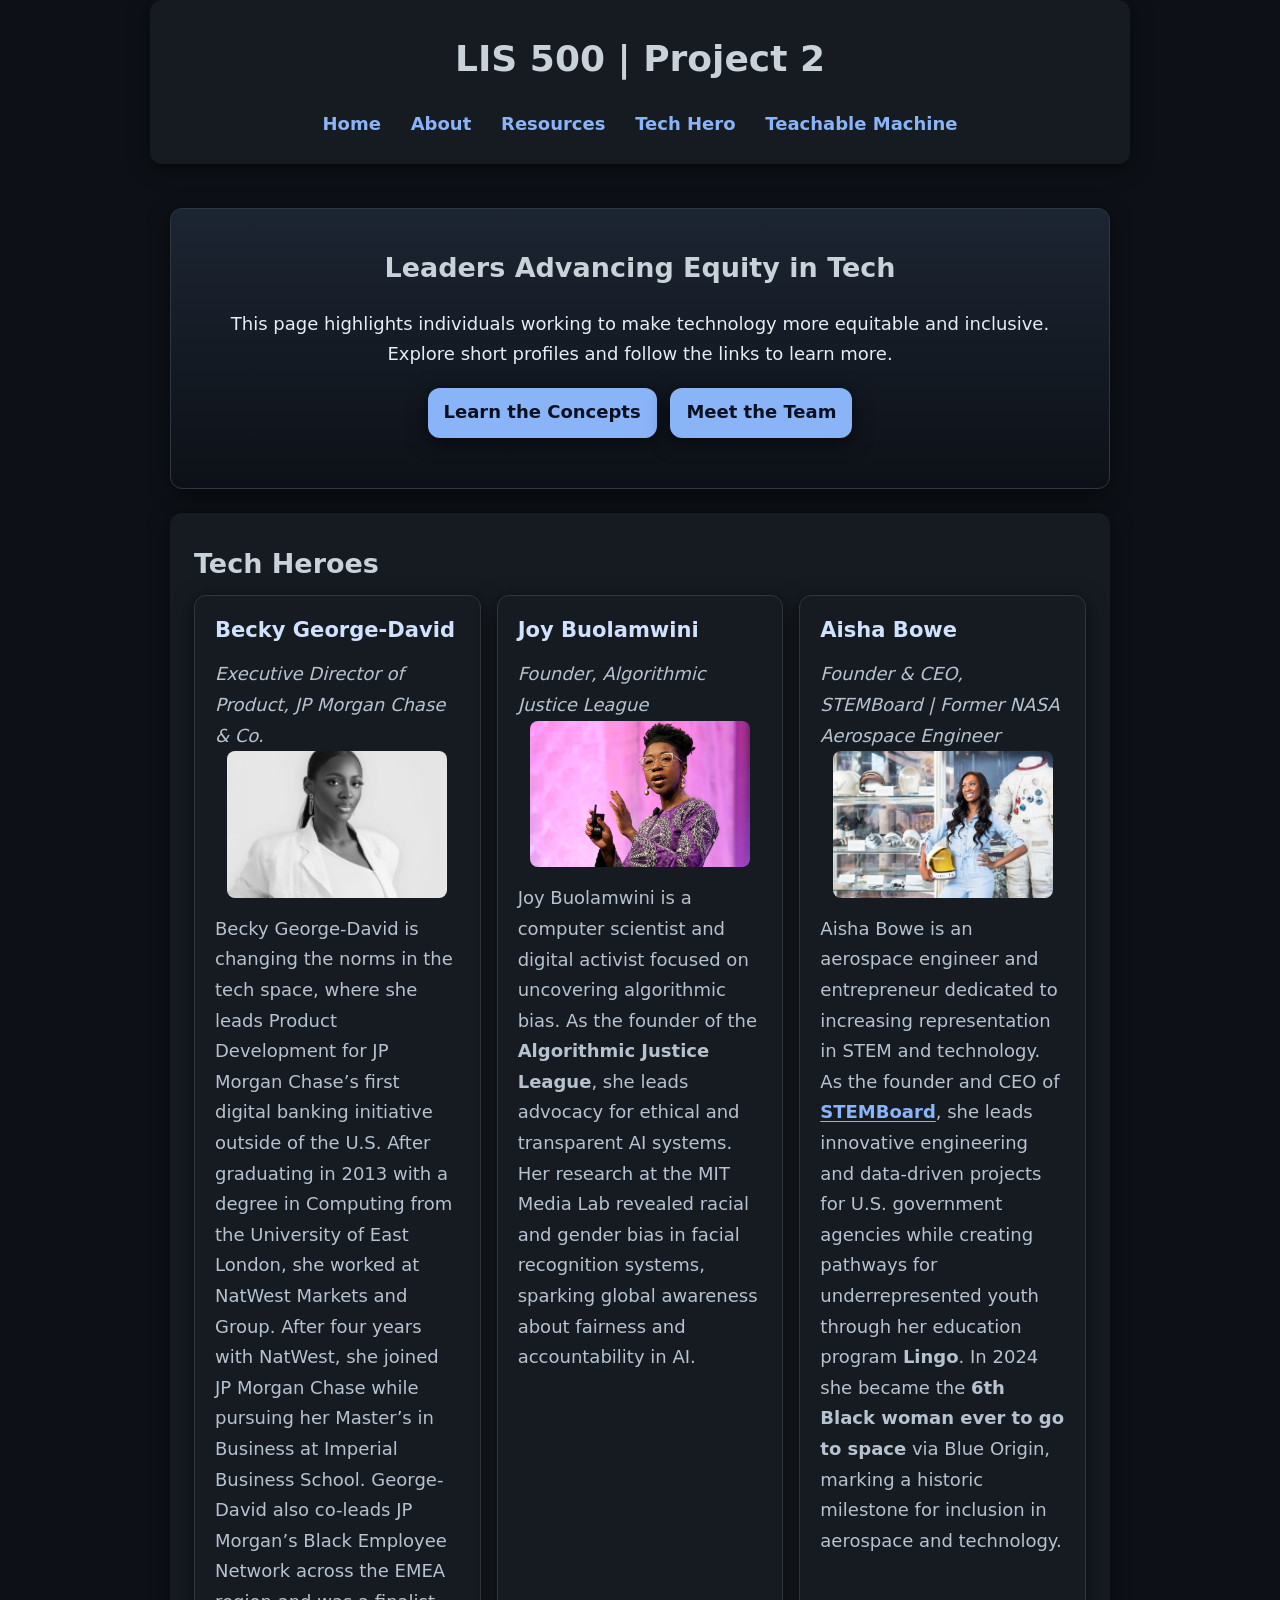
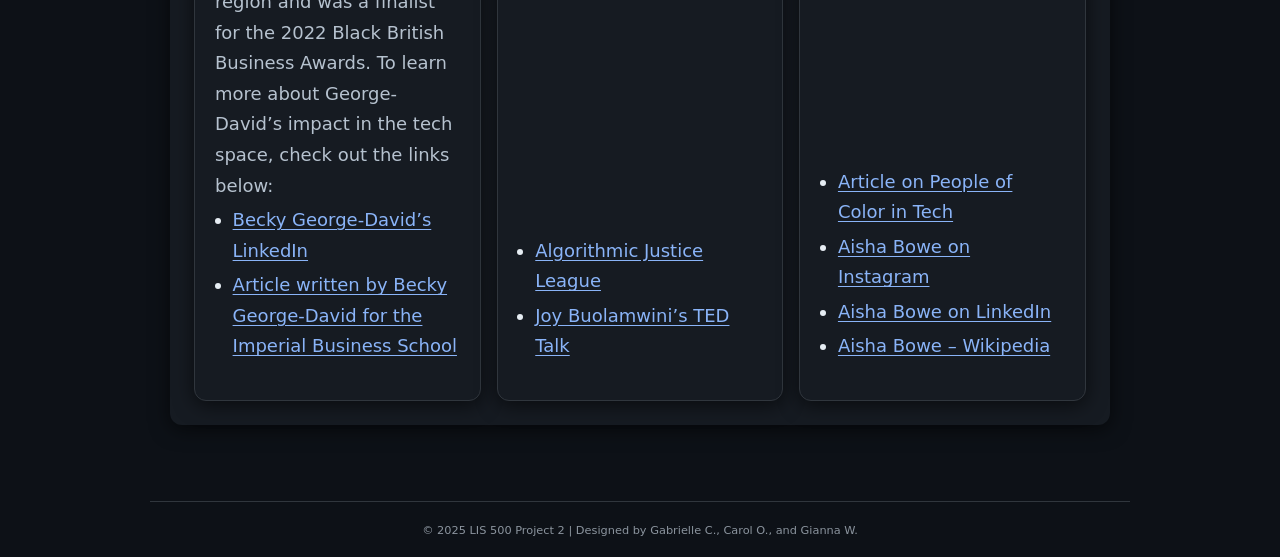
<file: tech-hero.html>
<!doctype html>
<html lang="en">
<head>
  <meta charset="utf-8" />
  <meta name="viewport" content="width=device-width, initial-scale=1" />
  <title>Tech Hero</title>
  <link rel="stylesheet" href="stylepage.css" />
</head>

<body>
    <!-- site header with nav -->
  <header>
    <h1>LIS 500 | Project 2</h1>
    <nav>
      <a href="index.html">Home</a>
      <a href="about.html">About</a>
      <a href="resources.html">Resources</a>
      <a href="tech-hero.html" aria-current="page">Tech Hero</a>
      <a href="teachable-machine.html">Teachable Machine</a>
    </nav>
  </header>

  <main id="main">
    <!-- hero banner -->
    <section class="hero">
      <h2>Leaders Advancing Equity in Tech</h2>
      <p>
        This page highlights individuals working to make technology more equitable and inclusive.
        Explore short profiles and follow the links to learn more.
      </p>
      <p>
        <a class="btn" href="resources.html">Learn the Concepts</a>
        <a class="btn" href="about.html">Meet the Team</a>
      </p>
    </section>

    <!-- grid of hero cards -->
    <section>
      <h2>Tech Heroes</h2>
      <div class="grid">
        <!-- Carol: Becky George-David -->
        <article class="card">
          <h3>Becky George-David</h3>
          <p><em>Executive Director of Product, JP Morgan Chase &amp; Co.</em></p>
          <img src="resource/image/Becky George-David.jpg" alt="Becky George-David" />
          <p>
            Becky George-David is changing the norms in the tech space, where she leads Product Development for JP Morgan Chase’s first digital banking initiative outside of the U.S.
            After graduating in 2013 with a degree in Computing from the University of East London, she worked at NatWest Markets and Group.
            After four years with NatWest, she joined JP Morgan Chase while pursuing her Master’s in Business at Imperial Business School.
            George-David also co-leads JP Morgan’s Black Employee Network across the EMEA region and was a finalist for the 2022 Black British Business Awards.
            To learn more about George-David’s impact in the tech space, check out the links below:
          </p>
          <ul>
            <li><a href="https://www.linkedin.com/in/beckygeorgedavid/" target="_blank">Becky George-David’s LinkedIn</a></li>
            <li><a href="https://www.imperial.ac.uk/business-school/programmes/our-students/becky-george-david/" target="_blank">
              Article written by Becky George-David for the Imperial Business School</a></li>
          </ul>
        </article>

        <!-- Gabi: Joy Buolamwini-->
        <article class="card">
          <h3>Joy Buolamwini</h3>
          <p><em>Founder, Algorithmic Justice League</em></p>
          <img src="resource/image/JoyBuolamwini.jpg" alt="Joy Buolamwini speaking at a conference" />
          <p>
            Joy Buolamwini is a computer scientist and digital activist focused on uncovering algorithmic bias.
            As the founder of the <strong>Algorithmic Justice League</strong>, she leads advocacy for ethical and transparent AI systems.
            Her research at the MIT Media Lab revealed racial and gender bias in facial recognition systems,
            sparking global awareness about fairness and accountability in AI.
          </p>
          <ul>
            <li><a href="https://www.ajl.org/" target="_blank">Algorithmic Justice League</a></li>
            <li><a href="https://www.ted.com/speakers/joy_buolamwini" target="_blank">Joy Buolamwini’s TED Talk</a></li>
          </ul>
        </article>

        <!-- Gianna: Aisha Bowe -->
        <article class="card">
          <h3>Aisha Bowe</h3>
          <p><em>Founder &amp; CEO, STEMBoard | Former NASA Aerospace Engineer</em></p>
          <img src="resource/image/tech-hero.jpeg" alt="Aisha Bowe portrait" />
          <p>
            Aisha Bowe is an aerospace engineer and entrepreneur dedicated to increasing representation in STEM and technology.
            As the founder and CEO of <strong><a href="https://www.stemboard.com/" target="_blank" rel="noopener">STEMBoard</a></strong>,
            she leads innovative engineering and data-driven projects for U.S. government agencies while creating pathways for underrepresented youth through her education program <strong>Lingo</strong>.
            In 2024 she became the <strong>6th Black woman ever to go to space</strong> via Blue Origin, marking a historic milestone for inclusion in aerospace and technology.
          </p>
          <ul>
            <li><a href="https://peopleofcolorintech.com/articles/6th-ever-black-woman-to-go-to-space-secures-947m-government-contract/" target="_blank" rel="noopener">
              Article on People of Color in Tech</a></li>
            <li><a href="https://www.instagram.com/aishabowe/" target="_blank" rel="noopener">Aisha Bowe on Instagram</a></li>
            <li><a href="https://www.linkedin.com/in/aishabowe/" target="_blank" rel="noopener">Aisha Bowe on LinkedIn</a></li>
            <li><a href="https://en.wikipedia.org/wiki/Aisha_Bowe" target="_blank" rel="noopener">Aisha Bowe – Wikipedia</a></li>
          </ul>
        </article>

      </div>
    </section>
  </main>

  <!-- site footer -->
  <footer>
    <small>&copy; 2025 LIS 500 Project 2 | Designed by Gabrielle C., Carol O., and Gianna W.</small>
  </footer>
</body>
</html>
</file>
<file: stylepage.css>
/* tech dark theme */
:root {
  --bg: #0d1117;
  --text: #e6edf3;
  --link: #8ab4f8;        
  --accent: #161b22;
  --highlight: #b5f7c8;   
  --max-width: 980px;    
  --space: 1rem;
  --radius: 12px;
  --shadow: 0 4px 20px rgba(0, 0, 0, 0.6);
}

/* base + container */
* { box-sizing: border-box; }

body {
  margin: 0;
  background: var(--bg);
  color: var(--text);
  font-family: "Segoe UI", Roboto, system-ui, sans-serif;
  font-size: 18px;
  line-height: 1.7;
}

/* keep content centered with padding */
header, main, footer {
  max-width: var(--max-width);
  margin: 0 auto;
  padding: calc(var(--space) * 1.25);
}

/* headings */
h1, h2, h3 { color: #c9d1d9; margin: 0.25rem 0 0.5rem; }

/* nav */
header {
  background: var(--accent);
  padding: 1.5rem 1rem;
  border-radius: var(--radius);
  box-shadow: var(--shadow);
  display: flex;
  flex-direction: column;
  align-items: center;   
  justify-content: center; 
  text-align: center;  
  gap: 0.75rem;       
}

nav {
  text-align: center;
}

nav a {
  margin: 0 .75rem;
  text-decoration: none;
  font-weight: bold;
  color: var(--link);
  transition: color 0.3s, text-shadow 0.3s;
}

nav a:hover,
nav a:focus {
  color: var(--highlight);
  text-shadow: 0 0 8px var(--highlight);
}

/* links */
a {
  color: var(--link);
  text-decoration: none;
  text-underline-offset: 3px;
}

a:hover,
a:focus {
  color: var(--highlight);
  text-decoration: underline;
}

p a,
li a {
  text-decoration: underline;
}

/* keyboard focus visibility */
:focus-visible {
  outline: 2px solid var(--highlight);
  outline-offset: 2px;
  border-radius: 6px;
}

/* images + list defaults */
img {
  max-width: 100%;
  height: auto;
  display: block;
}

ul {
  padding-left: 1.25rem;
}

/* buttons */
.btn {
  display: inline-block;
  padding: .6rem 1rem;
  border-radius: var(--radius);
  background: var(--link);
  color: #0b1020;
  font-weight: 700;
  text-decoration: none;
  box-shadow: var(--shadow);
  transition: transform .15s, background .2s;
}

.btn:hover,
.btn:focus {
  background: var(--highlight);
  transform: translateY(-2px);
}

.btn + .btn {
  margin-left: .5rem;
}

/* hero section */
.hero {
  background: linear-gradient(180deg, rgba(138,180,248,.12), rgba(21,25,33,.0));
  border: 1px solid #30363d;
  border-radius: var(--radius);
  box-shadow: var(--shadow);
  padding: 2rem;
  text-align: center;
}

/* grids & cards */
.grid {
  display: grid;
  gap: 1rem;
  grid-template-columns: repeat(auto-fit, minmax(220px, 1fr));
}

.card {
  padding: 1rem 1.25rem;
  border: 1px solid #30363d;
  border-radius: var(--radius);
  background: var(--accent);
  box-shadow: var(--shadow);
  transition: transform 0.2s;
}

.card h3 {
  margin-top: 0;
  color: #d0e2ff;
}

.card p {
  margin: .25rem 0 0;
  color: #b6c2cf;
}

.card:hover {
  transform: translateY(-4px);
}

/* gen sections */
main > section {
  margin-block: 1.5rem;
  padding: 1.5rem;
  background: var(--accent);
  border-radius: var(--radius);
  box-shadow: var(--shadow);
  transition: transform 0.2s;
}

main > section:hover {
  transform: translateY(-4px);
}

/* footer */
footer {
  margin-top: 2rem;
  padding: 1rem;
  text-align: center;
  font-size: 0.85rem;
  color: #8b949e;
  border-top: 1px solid #30363d;
}

/* tech hero styling */
.tech-hero {
  background: var(--accent);
  border-radius: var(--radius);
  box-shadow: var(--shadow);
  padding: 2rem;
  margin-block: 2rem;
  text-align: center;
  transition: transform 0.2s ease;
}
.tech-hero:hover { transform: translateY(-4px); }
.tech-hero h2 { color: #d0e2ff; font-size: 1.8rem; margin-bottom: .25rem; }
.tech-hero h3 { color: var(--highlight); font-weight: 500; margin: 0 0 1rem; }
.tech-hero img { width: 300px; border-radius: 10px; box-shadow: var(--shadow); margin-bottom: 1rem; }
.tech-hero ul { list-style: none; padding: 0; }
.tech-hero ul li { margin: .5rem 0; }
.tech-hero a { color: var(--link); font-weight: 600; text-decoration: none; transition: color .3s; }
.tech-hero a:hover { color: var(--highlight); }

/* cards */
.card {
  padding: 1rem 1.25rem;
  border: 1px solid #30363d;
  border-radius: var(--radius);
  background: var(--accent);
  box-shadow: var(--shadow);
  transition: transform 0.2s;
  display: flex;                
  flex-direction: column;
  min-height: 100%;
}
.card:hover { transform: translateY(-4px); }
.card h3 { margin-top: 0; color: #d0e2ff; }
.card p { margin: .25rem 0 0; color: #b6c2cf; }

/* center images inside cards (not whole card) */
.card img {
  display: block;
  margin: 0 auto .75rem;  
  width: 100%;
  max-width: 90%;         
  aspect-ratio: 3 / 2;
  object-fit: cover;
  border-radius: 8px;
}

.card ul { margin-top: auto; padding-left: 1.1rem; }
.card ul li { margin: .25rem 0; }

/* about page profile photos */
.profile {
  display: block;
  margin: 0 auto 1rem;   
  width: 260px;          
  aspect-ratio: 3 / 4;   
  object-fit: cover;     
  border-radius: 10px;
  box-shadow: var(--shadow);
}
</file>
